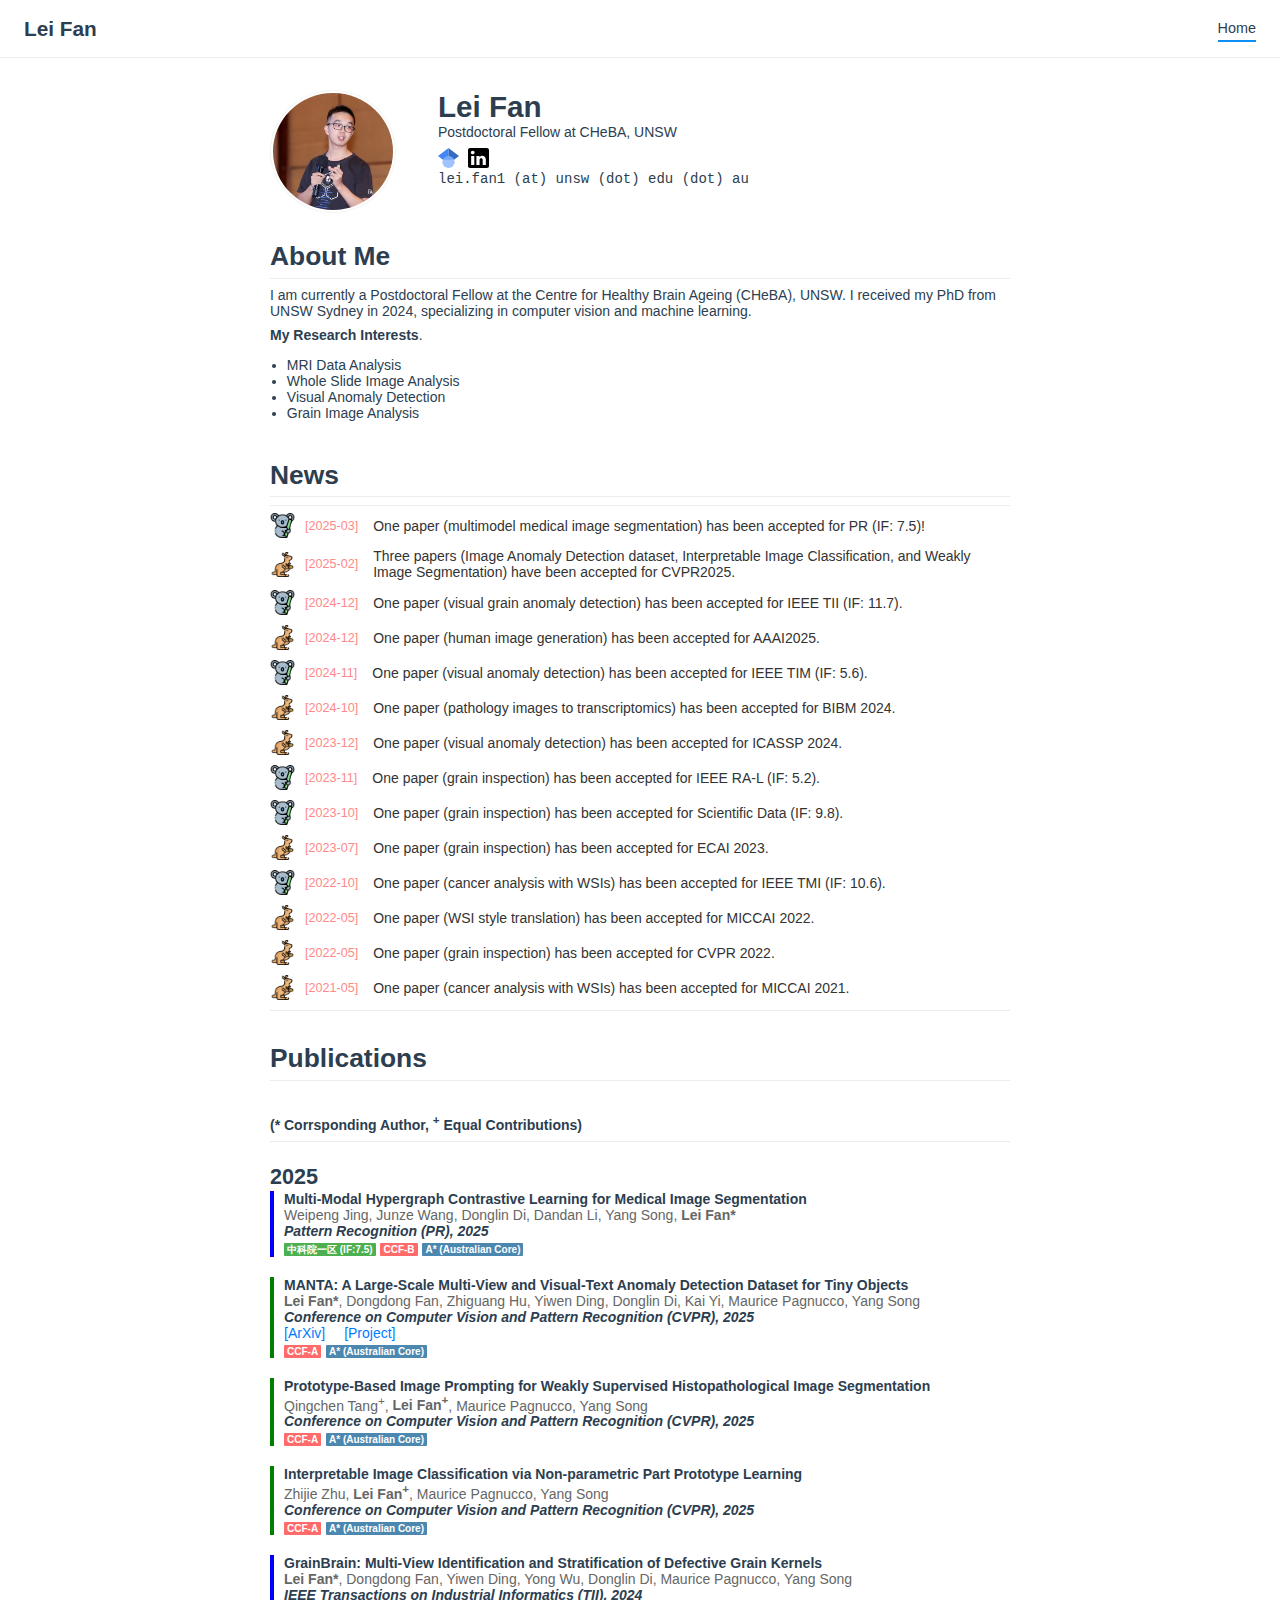
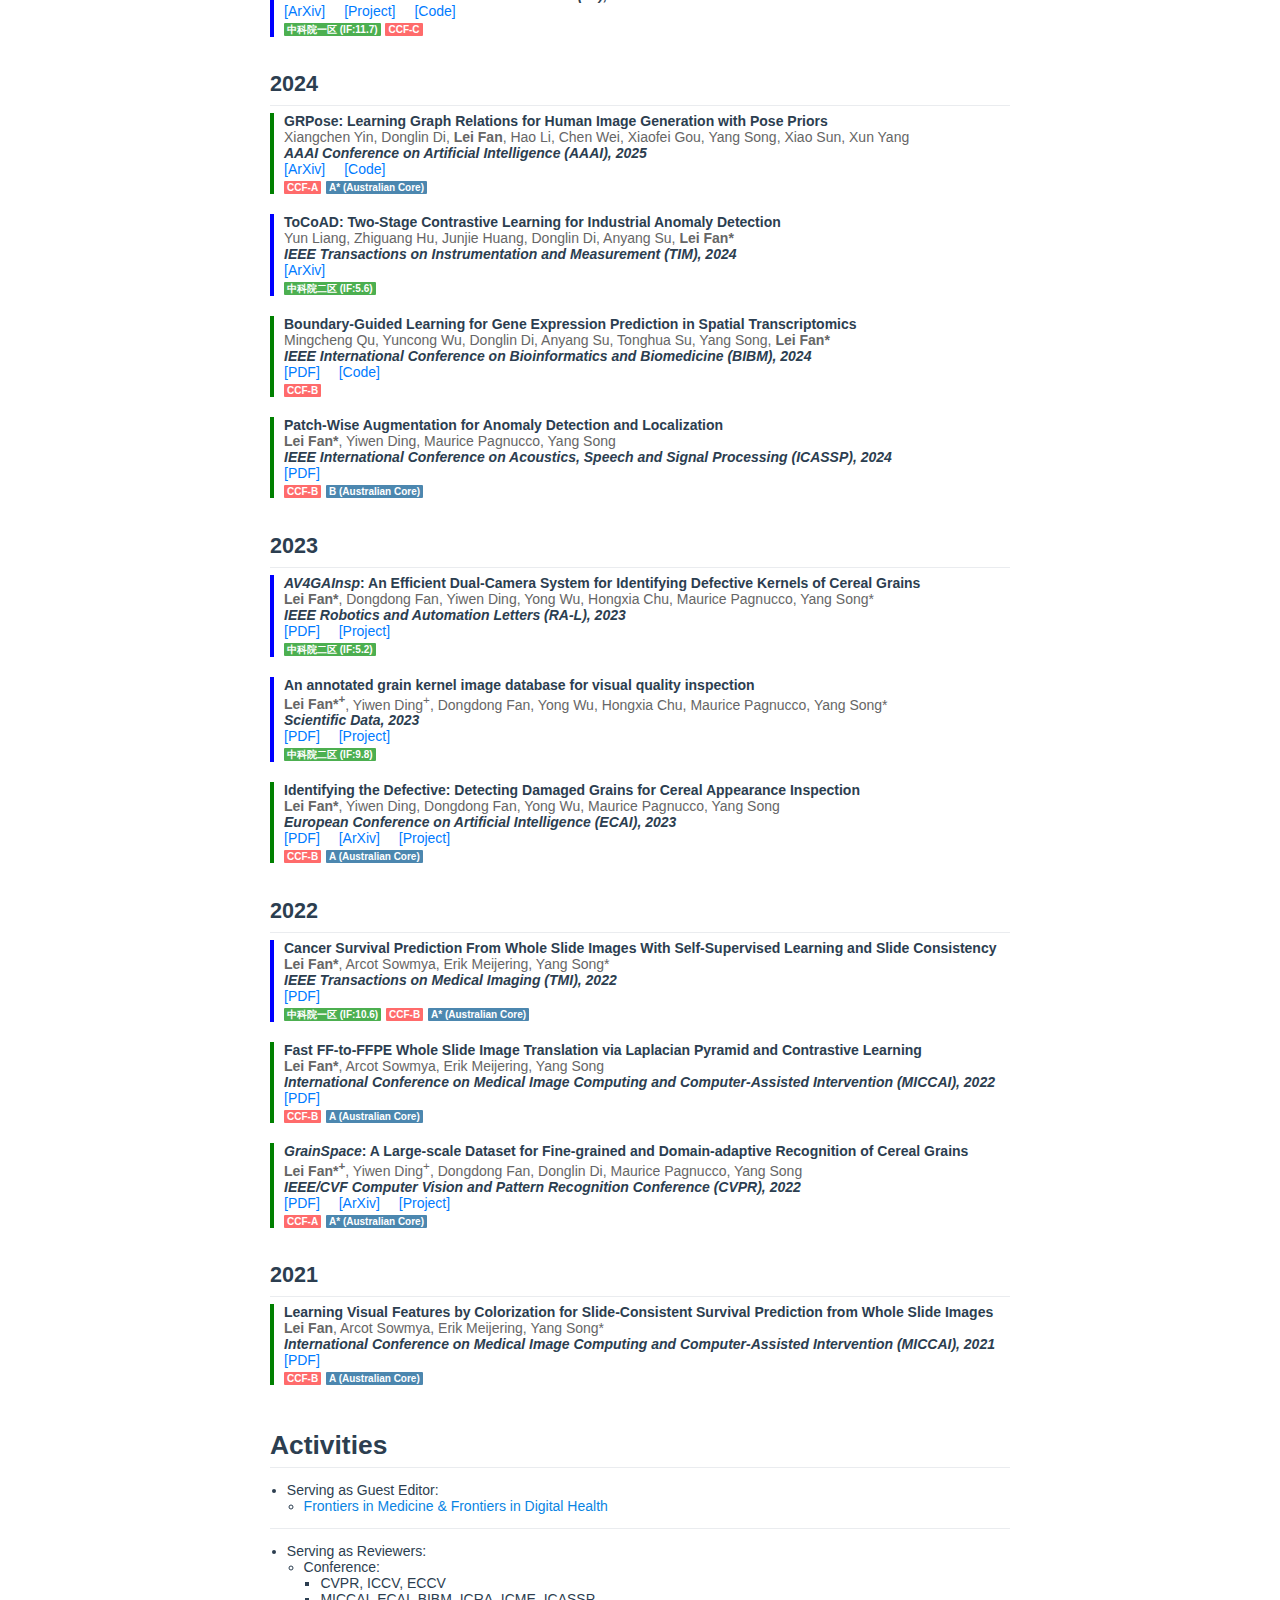
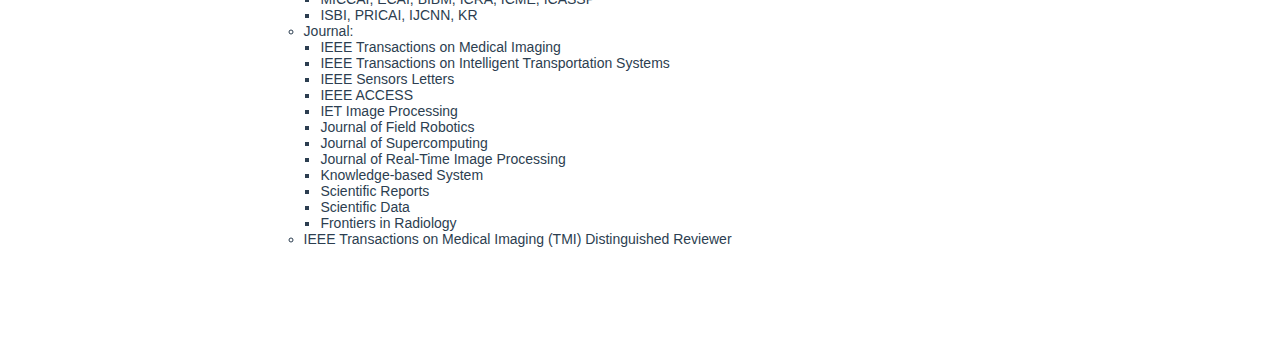
<file: index.html>
<!DOCTYPE html>
<html lang="en-US">
  <head>
    <meta charset="utf-8">
    <meta name="viewport" content="width=device-width,initial-scale=1">
    <title>Lei Fan</title>
    <meta name="description" content="Lei Fan&#39;s Homepage.">
    <link rel="icon" href="/logo.png">
    
    <link rel="preload" href="/assets/css/0.styles.9cc0a2fd.css" as="style"><link rel="preload" href="/assets/js/app.8a81ba25.js" as="script"><link rel="preload" href="/assets/js/2.4d679d1c.js" as="script"><link rel="preload" href="/assets/js/8.9d377db0.js" as="script"><link rel="preload" href="/assets/js/4.26add1de.js" as="script"><link rel="prefetch" href="/assets/js/10.fd11cee2.js"><link rel="prefetch" href="/assets/js/11.f2695c49.js"><link rel="prefetch" href="/assets/js/12.91423922.js"><link rel="prefetch" href="/assets/js/13.d659fcdd.js"><link rel="prefetch" href="/assets/js/14.0279d085.js"><link rel="prefetch" href="/assets/js/15.a5bb39b5.js"><link rel="prefetch" href="/assets/js/16.fb232f6a.js"><link rel="prefetch" href="/assets/js/17.29da4c15.js"><link rel="prefetch" href="/assets/js/3.35a9ef11.js"><link rel="prefetch" href="/assets/js/5.f107f563.js"><link rel="prefetch" href="/assets/js/6.8e0e674a.js"><link rel="prefetch" href="/assets/js/7.30e0ffa9.js"><link rel="prefetch" href="/assets/js/9.6f95b171.js">
    <link rel="stylesheet" href="/assets/css/0.styles.9cc0a2fd.css">
  </head>
  <body>
    <div id="app" data-server-rendered="true"><div class="theme-container no-sidebar home-page"><header class="navbar"><div class="sidebar-button"><svg xmlns="http://www.w3.org/2000/svg" aria-hidden="true" role="img" viewBox="0 0 448 512" class="icon"><path fill="currentColor" d="M436 124H12c-6.627 0-12-5.373-12-12V80c0-6.627 5.373-12 12-12h424c6.627 0 12 5.373 12 12v32c0 6.627-5.373 12-12 12zm0 160H12c-6.627 0-12-5.373-12-12v-32c0-6.627 5.373-12 12-12h424c6.627 0 12 5.373 12 12v32c0 6.627-5.373 12-12 12zm0 160H12c-6.627 0-12-5.373-12-12v-32c0-6.627 5.373-12 12-12h424c6.627 0 12 5.373 12 12v32c0 6.627-5.373 12-12 12z"></path></svg></div> <a href="/" class="home-link router-link-exact-active router-link-active"><!----> <span class="site-name">Lei Fan</span></a> <div class="links"><!----> <nav class="nav-links can-hide"><div class="nav-item"><a href="/" class="nav-link router-link-exact-active router-link-active">Home</a></div> <!----></nav></div></header> <div class="sidebar-mask"></div> <aside class="sidebar"><nav class="nav-links"><div class="nav-item"><a href="/" class="nav-link router-link-exact-active router-link-active">Home</a></div> <!----></nav>  <!----> </aside> <main class="page"> <div class="theme-default-content content__default"><div class="profile"><div class="image"><img src="/profile.jpg" alt></div> <div class="info"><div class="name">
      Lei Fan
    </div> <div class="bio"><p>Postdoctoral Fellow at CHeBA, UNSW</p></div> <div class="socials"><div><a href="https://scholar.google.com/citations?user=GgQ-q0oAAAAJ&amp;hl=zh-CN" target="_blank"><img src="/icons/Google_Scholar_logo.svg" alt="google" title="google"></a></div><div><a href="https://www.linkedin.com/in/lei-fan-227306246/" target="_blank"><img src="/icons/linkedin-mono.svg" alt="linkedin" title="linkedin"></a></div></div> <div class="contact"><div title="Contact me" class="email">lei.fan1 (at) unsw (dot) edu (dot) au</div></div> <!----></div></div> <h2 id="about-me">About Me</h2> <p>I am currently a Postdoctoral Fellow at the Centre for Healthy Brain Ageing (CHeBA), UNSW. I received my PhD from UNSW Sydney in 2024, specializing in computer vision and machine learning.</p> <p><strong>My Research Interests</strong>.</p> <ul><li>MRI Data Analysis</li> <li>Whole Slide Image Analysis</li> <li>Visual Anomaly Detection</li> <li>Grain Image Analysis</li></ul> <h2 id="news">News</h2> <hr> <div class="news-item"><img src="/icons/koala.png" alt="Kangaroo" class="icon"> <div class="news-date">[2025-03]</div> <div class="news-content">
    One paper (multimodel medical image segmentation) has been accepted for PR (IF: 7.5)!
  </div></div> <div class="news-item"><img src="/icons/kangaroo.png" alt="Kangaroo" class="icon"> <div class="news-date">[2025-02]</div> <div class="news-content">
    Three papers (Image Anomaly Detection dataset, Interpretable Image Classification, and Weakly Image Segmentation) have been accepted for CVPR2025.
  </div></div> <div class="news-item"><img src="/icons/koala.png" alt="Kangaroo" class="icon"> <div class="news-date">[2024-12]</div> <div class="news-content">
    One paper (visual grain anomaly detection) has been accepted for IEEE TII (IF: 11.7). <br></div></div> <div class="news-item"><img src="/icons/kangaroo.png" alt="Kangaroo" class="icon"> <div class="news-date">[2024-12]</div> <div class="news-content">
    One paper (human image generation) has been accepted for AAAI2025. 
  </div></div> <div class="news-item"><img src="/icons/koala.png" alt="Kangaroo" class="icon"> <div class="news-date">[2024-11]</div> <div class="news-content">
    One paper (visual anomaly detection) has been accepted for IEEE TIM (IF: 5.6).
  </div></div> <div class="news-item"><img src="/icons/kangaroo.png" alt="Kangaroo" class="icon"> <div class="news-date">[2024-10]</div> <div class="news-content">
    One paper (pathology images to transcriptomics) has been accepted for BIBM 2024.
  </div></div> <div class="news-item"><img src="/icons/kangaroo.png" alt="Kangaroo" class="icon"> <div class="news-date">[2023-12]</div> <div class="news-content">
    One paper (visual anomaly detection) has been accepted for ICASSP 2024.
  </div></div> <div class="news-item"><img src="/icons/koala.png" alt="Kangaroo" class="icon"> <div class="news-date">[2023-11]</div> <div class="news-content">
    One paper (grain inspection) has been accepted for IEEE RA-L (IF: 5.2).
  </div></div> <div class="news-item"><img src="/icons/koala.png" alt="Kangaroo" class="icon"> <div class="news-date">[2023-10]</div> <div class="news-content">
    One paper (grain inspection) has been accepted for Scientific Data (IF: 9.8).
  </div></div> <div class="news-item"><img src="/icons/kangaroo.png" alt="Kangaroo" class="icon"> <div class="news-date">[2023-07]</div> <div class="news-content">
    One paper (grain inspection) has been accepted for ECAI 2023.
  </div></div> <div class="news-item"><img src="/icons/koala.png" alt="Kangaroo" class="icon"> <div class="news-date">[2022-10]</div> <div class="news-content">
    One paper (cancer analysis with WSIs) has been accepted for IEEE TMI (IF: 10.6).
  </div></div> <div class="news-item"><img src="/icons/kangaroo.png" alt="Kangaroo" class="icon"> <div class="news-date">[2022-05]</div> <div class="news-content">
    One paper (WSI style translation) has been accepted for MICCAI 2022.
  </div></div> <div class="news-item"><img src="/icons/kangaroo.png" alt="Kangaroo" class="icon"> <div class="news-date">[2022-05]</div> <div class="news-content">
    One paper (grain inspection) has been accepted for CVPR 2022.
  </div></div> <div class="news-item"><img src="/icons/kangaroo.png" alt="Kangaroo" class="icon"> <div class="news-date">[2021-05]</div> <div class="news-content">
    One paper (cancer analysis with WSIs) has been accepted for MICCAI 2021.
  </div></div> <hr> <h2 id="publications">Publications</h2> <h4 id="corrsponding-author-equal-contributions">(* Corrsponding Author, <sup>+</sup> Equal Contributions)</h4> <hr> <h3 id="_2025">2025</h3> <div class="journal-item"><div class="publication-title">Multi-Modal Hypergraph Contrastive Learning for Medical Image Segmentation</div> <div class="publication-authors"> Weipeng Jing, Junze Wang, Donglin Di, Dandan Li, Yang Song, <strong>Lei Fan*</strong></div> <div class="publication-journal">Pattern Recognition (PR), 2025</div> <div class="publication-links"><div class="publication-category"><span class="cas_rank">中科院一区 (IF:7.5)</span> <span class="ccf">CCF-B</span> <span class="aus_rank">A* (Australian Core)</span></div></div></div> <div class="conference-item"><div class="publication-title">MANTA: A Large-Scale Multi-View and Visual-Text Anomaly Detection Dataset for Tiny Objects</div> <div class="publication-authors"><strong>Lei Fan*</strong>, Dongdong Fan, Zhiguang Hu, Yiwen Ding, Donglin Di, Kai Yi, Maurice Pagnucco, Yang Song </div> <div class="publication-journal">Conference on Computer Vision and Pattern Recognition (CVPR), 2025</div> <div class="publication-links"><a href="https://arxiv.org/abs/2412.04867" target="_blank">[ArXiv]</a> <a href="https://grainnet.github.io/MANTA.html" target="_blank">[Project]</a></div> <div class="publication-category"><span class="ccf">CCF-A</span> <span class="aus_rank">A* (Australian Core)</span></div></div> <div class="conference-item"><div class="publication-title">Prototype-Based Image Prompting for Weakly Supervised Histopathological Image Segmentation</div> <div class="publication-authors">Qingchen Tang<sup>+</sup>, <strong>Lei Fan<sup>+</sup></strong>, Maurice Pagnucco, Yang Song </div> <div class="publication-journal">Conference on Computer Vision and Pattern Recognition (CVPR), 2025</div> <div class="publication-links"></div> <div class="publication-category"><span class="ccf">CCF-A</span> <span class="aus_rank">A* (Australian Core)</span></div></div> <div class="conference-item"><div class="publication-title">Interpretable Image Classification via Non-parametric Part Prototype Learning</div> <div class="publication-authors">Zhijie Zhu, <strong>Lei Fan<sup>+</sup></strong>, Maurice Pagnucco, Yang Song </div> <div class="publication-journal">Conference on Computer Vision and Pattern Recognition (CVPR), 2025</div> <div class="publication-links"></div> <div class="publication-category"><span class="ccf">CCF-A</span> <span class="aus_rank">A* (Australian Core)</span></div></div> <div class="journal-item"><div class="publication-title">GrainBrain: Multi-View Identification and Stratification of Defective Grain Kernels</div> <div class="publication-authors"><strong>Lei Fan*</strong>, Dongdong Fan, Yiwen Ding, Yong Wu, Donglin Di, Maurice Pagnucco, Yang Song  </div> <div class="publication-journal">IEEE Transactions on Industrial Informatics (TII), 2024</div> <div class="publication-links"><a href="" target="_blank">[ArXiv]</a> <a href="https://grainnet.github.io/GrainBrain.html" target="_blank">[Project]</a> <a href="https://github.com/GrainNet/GrainBrain" target="_blank">[Code]</a></div> <div class="publication-category"><span class="cas_rank">中科院一区 (IF:11.7)</span> <span class="ccf">CCF-C</span></div></div> <h3 id="_2024">2024</h3> <hr> <div class="conference-item"><div class="publication-title">GRPose: Learning Graph Relations for Human Image Generation with Pose Priors</div> <div class="publication-authors">Xiangchen Yin, Donglin Di, <strong>Lei Fan</strong>, Hao Li, Chen Wei, Xiaofei Gou, Yang Song, Xiao Sun, Xun Yang </div> <div class="publication-journal">AAAI Conference on Artificial Intelligence (AAAI), 2025</div> <div class="publication-links"><a href="https://arxiv.org/abs/2408.16540" target="_blank">[ArXiv]</a> <a href="https://github.com/XiangchenYin/GRPose" target="_blank">[Code]</a></div> <div class="publication-category"><span class="ccf">CCF-A</span> <span class="aus_rank">A* (Australian Core)</span></div></div> <div class="journal-item"><div class="publication-title">ToCoAD: Two-Stage Contrastive Learning for Industrial Anomaly Detection</div> <div class="publication-authors">Yun Liang, Zhiguang Hu, Junjie Huang, Donglin Di, Anyang Su, <strong>Lei Fan*</strong></div> <div class="publication-journal">IEEE Transactions on Instrumentation and Measurement (TIM), 2024</div> <div class="publication-links"><a href="https://arxiv.org/abs/2407.01312" target="_blank">[ArXiv]</a></div> <div class="publication-category"><span class="cas_rank">中科院二区 (IF:5.6)</span></div></div> <div class="conference-item"><div class="publication-title">Boundary-Guided Learning for Gene Expression Prediction in Spatial Transcriptomics</div> <div class="publication-authors">Mingcheng Qu, Yuncong Wu, Donglin Di, Anyang Su, Tonghua Su, Yang Song, <strong>Lei Fan*</strong></div> <div class="publication-journal"> IEEE International Conference on Bioinformatics and Biomedicine (BIBM), 2024</div> <div class="publication-links"><a href="https://arxiv.org/abs/2412.04072" target="_blank">[PDF]</a> <a href="https://github.com/WcloudC0416/BG-TRIPLEX" target="_blank">[Code]</a></div> <div class="publication-category"><span class="ccf">CCF-B</span></div></div> <div class="conference-item"><div class="publication-title">Patch-Wise Augmentation for Anomaly Detection and Localization</div> <div class="publication-authors"><strong>Lei Fan*</strong>, Yiwen Ding, Maurice Pagnucco, Yang Song </div> <div class="publication-journal">IEEE International Conference on Acoustics, Speech and Signal Processing (ICASSP), 2024</div> <div class="publication-links"><a href="https://ieeexplore.ieee.org/abstract/document/10446994" target="_blank">[PDF]</a></div> <div class="publication-category"><span class="ccf">CCF-B</span> <span class="aus_rank">B (Australian Core)</span></div></div> <h3 id="_2023">2023</h3> <hr> <div class="journal-item"><div class="publication-title"><i>AV4GAInsp</i>: An Efficient Dual-Camera System for Identifying Defective Kernels of Cereal Grains</div> <div class="publication-authors"><strong>Lei Fan*</strong>, Dongdong Fan, Yiwen Ding, Yong Wu, Hongxia Chu, Maurice Pagnucco, Yang Song* </div> <div class="publication-journal">IEEE Robotics and Automation Letters (RA-L), 2023</div> <div class="publication-links"><a href="https://ieeexplore.ieee.org/abstract/document/10336896" target="_blank">[PDF]</a> <a href="https://github.com/hellodfan/GrainDet/" target="_blank">[Project]</a></div> <div class="publication-category"><span class="cas_rank">中科院二区 (IF:5.2)</span></div></div> <div class="journal-item"><div class="publication-title">An annotated grain kernel image database for visual quality inspection</div> <div class="publication-authors"><strong>Lei Fan*<sup>+</sup></strong>, Yiwen Ding<sup>+</sup>, Dongdong Fan, Yong Wu, Hongxia Chu, Maurice Pagnucco, Yang Song* </div> <div class="publication-journal">Scientific Data, 2023</div> <div class="publication-links"><a href="https://www.nature.com/articles/s41597-023-02660-8" target="_blank">[PDF]</a> <a href="https://github.com/hellodfan/GrainSet" target="_blank">[Project]</a></div> <div class="publication-category"><span class="cas_rank">中科院二区 (IF:9.8)</span></div></div> <div class="conference-item"><div class="publication-title">Identifying the Defective: Detecting Damaged Grains for Cereal Appearance Inspection</div> <div class="publication-authors"><strong>Lei Fan*</strong>, Yiwen Ding, Dongdong Fan, Yong Wu, Maurice Pagnucco, Yang Song </div> <div class="publication-journal">European Conference on Artificial Intelligence (ECAI), 2023</div> <div class="publication-links"><a href="https://ebooks.iospress.nl/doi/10.3233/FAIA230329" target="_blank">[PDF]</a> <a href="https://arxiv.org/abs/2311.11901" target="_blank">[ArXiv]</a> <a href="https://github.com/hellodfan/AI4GrainInsp" target="_blank">[Project]</a></div> <div class="publication-category"><span class="ccf">CCF-B</span> <span class="aus_rank">A (Australian Core)</span></div></div> <h3 id="_2022">2022</h3> <hr> <div class="journal-item"><div class="publication-title">Cancer Survival Prediction From Whole Slide Images With Self-Supervised Learning and Slide Consistency</div> <div class="publication-authors"><strong>Lei Fan*</strong>, Arcot Sowmya, Erik Meijering, Yang Song* </div> <div class="publication-journal">IEEE Transactions on Medical Imaging (TMI), 2022</div> <div class="publication-links"><a href="https://ieeexplore.ieee.org/abstract/document/9980424" target="_blank">[PDF]</a></div> <div class="publication-category"><span class="cas_rank">中科院一区 (IF:10.6)</span> <span class="ccf">CCF-B</span> <span class="aus_rank">A* (Australian Core)</span></div></div> <div class="conference-item"><div class="publication-title">Fast FF-to-FFPE Whole Slide Image Translation via Laplacian Pyramid and Contrastive Learning</div> <div class="publication-authors"><strong>Lei Fan*</strong>, Arcot Sowmya, Erik Meijering, Yang Song </div> <div class="publication-journal">International Conference on Medical Image Computing and Computer-Assisted Intervention (MICCAI), 2022</div> <div class="publication-links"><a href="https://link.springer.com/chapter/10.1007/978-3-031-16434-7_40" target="_blank">[PDF]</a></div> <div class="publication-category"><span class="ccf">CCF-B</span> <span class="aus_rank">A (Australian Core)</span></div></div> <div class="conference-item"><div class="publication-title"><i>GrainSpace</i>: A Large-scale Dataset for Fine-grained and Domain-adaptive Recognition of Cereal Grains</div> <div class="publication-authors"><strong>Lei Fan*<sup>+</sup></strong>, Yiwen Ding<sup>+</sup>, Dongdong Fan, Donglin Di, Maurice Pagnucco, Yang Song </div> <div class="publication-journal">IEEE/CVF Computer Vision and Pattern Recognition Conference (CVPR), 2022</div> <div class="publication-links"><a href="https://openaccess.thecvf.com/content/CVPR2022/papers/Fan_GrainSpace_A_Large-Scale_Dataset_for_Fine-Grained_and_Domain-Adaptive_Recognition_of_CVPR_2022_paper.pdf" target="_blank">[PDF]</a> <a href="https://arxiv.org/abs/2203.05306" target="_blank">[ArXiv]</a> <a href="https://github.com/hellodfan/GrainSpace" target="_blank">[Project]</a></div> <div class="publication-category"><span class="ccf">CCF-A</span> <span class="aus_rank">A* (Australian Core)</span></div></div> <h3 id="_2021">2021</h3> <hr> <div class="conference-item"><div class="publication-title">Learning Visual Features by Colorization for Slide-Consistent Survival Prediction from Whole Slide Images</div> <div class="publication-authors"><strong>Lei Fan</strong>, Arcot Sowmya, Erik Meijering, Yang Song* </div> <div class="publication-journal">International Conference on Medical Image Computing and Computer-Assisted Intervention (MICCAI), 2021</div> <div class="publication-links"><a href="https://link.springer.com/chapter/10.1007/978-3-030-87237-3_57" target="_blank">[PDF]</a></div> <div class="publication-category"><span class="ccf">CCF-B</span> <span class="aus_rank">A (Australian Core)</span></div></div> <h2 id="activities">Activities</h2> <ul><li>Serving as Guest Editor:
<ul><li><a href="https://www.frontiersin.org/research-topics/65822/high-order-correlation-mining-in-medical-applications" target="_blank" rel="noopener noreferrer">Frontiers in Medicine &amp; Frontiers in Digital Health<svg xmlns="http://www.w3.org/2000/svg" aria-hidden="true" x="0px" y="0px" viewBox="0 0 100 100" width="15" height="15" class="icon outbound"><path fill="currentColor" d="M18.8,85.1h56l0,0c2.2,0,4-1.8,4-4v-32h-8v28h-48v-48h28v-8h-32l0,0c-2.2,0-4,1.8-4,4v56C14.8,83.3,16.6,85.1,18.8,85.1z"></path> <polygon fill="currentColor" points="45.7,48.7 51.3,54.3 77.2,28.5 77.2,37.2 85.2,37.2 85.2,14.9 62.8,14.9 62.8,22.9 71.5,22.9"></polygon></svg></a></li></ul></li></ul> <hr> <ul><li>Serving as Reviewers:
<ul><li>Conference:
<ul><li>CVPR, ICCV, ECCV</li> <li>MICCAI, ECAI, BIBM, ICRA, ICME, ICASSP</li> <li>ISBI, PRICAI, IJCNN, KR</li></ul></li> <li>Journal:
<ul><li>IEEE Transactions on Medical Imaging</li> <li>IEEE Transactions on Intelligent Transportation Systems</li> <li>IEEE Sensors Letters</li> <li>IEEE ACCESS</li> <li>IET Image Processing</li> <li>Journal of Field Robotics</li> <li>Journal of Supercomputing</li> <li>Journal of Real-Time Image Processing</li> <li>Knowledge-based System</li> <li>Scientific Reports</li> <li>Scientific Data</li> <li>Frontiers in Radiology</li></ul></li> <li>IEEE Transactions on Medical Imaging (TMI) Distinguished Reviewer</li></ul></li></ul></div> <footer class="page-edit"><!----> <!----></footer> <!----> </main></div><div class="global-ui"></div></div>
    <script src="/assets/js/app.8a81ba25.js" defer></script><script src="/assets/js/2.4d679d1c.js" defer></script><script src="/assets/js/8.9d377db0.js" defer></script><script src="/assets/js/4.26add1de.js" defer></script>
  </body>
</html>
</file>
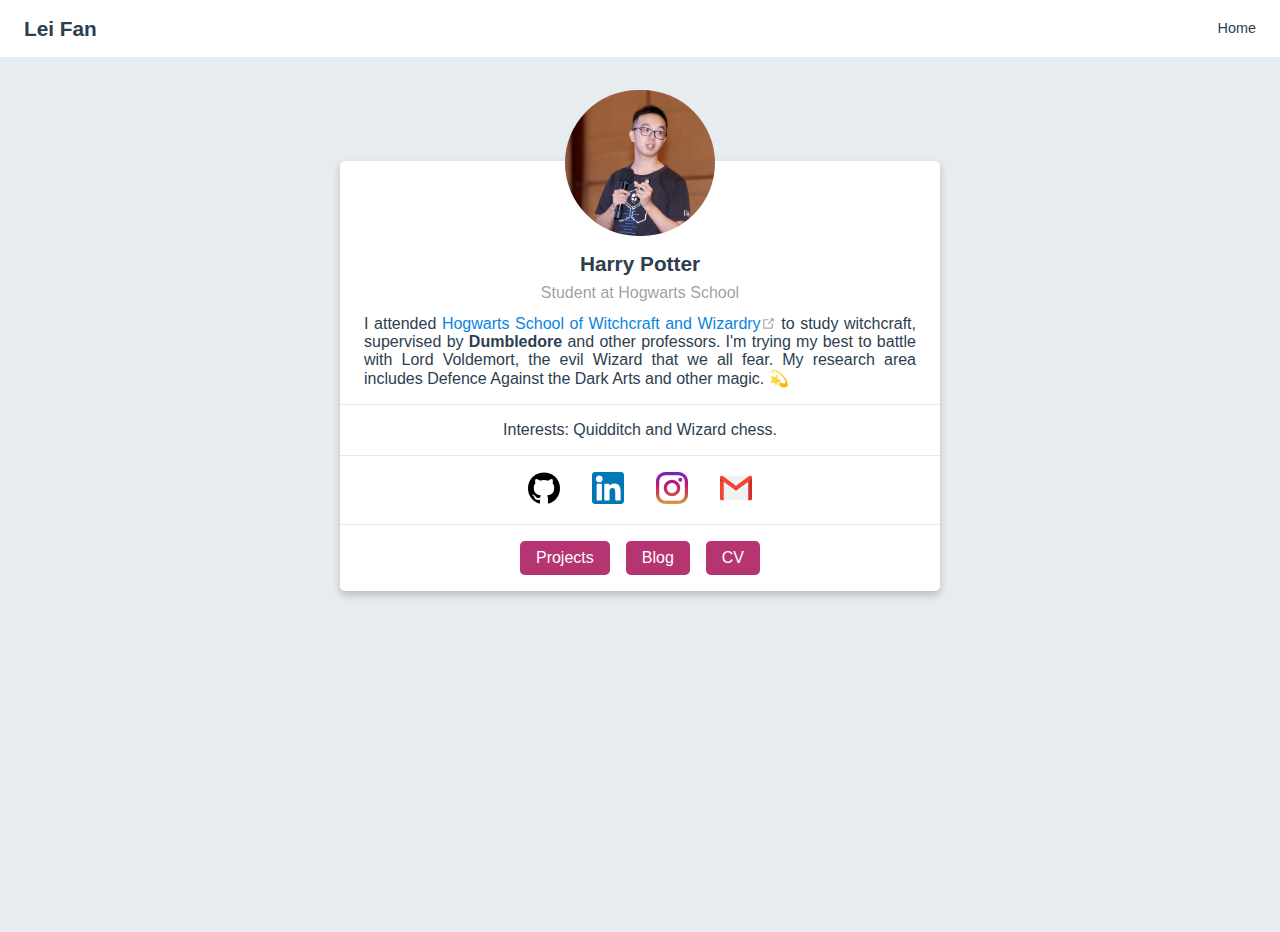
<file: about/index.html>
<!DOCTYPE html>
<html lang="en-US">
  <head>
    <meta charset="utf-8">
    <meta name="viewport" content="width=device-width,initial-scale=1">
    <title>Lei Fan</title>
    <meta name="generator" content="VuePress 1.9.9">
    <link rel="icon" href="/logo.png">
    <meta name="description" content="The biography and information about me.">
    
    <link rel="preload" href="/assets/css/0.styles.70877598.css" as="style"><link rel="preload" href="/assets/js/app.b57679cc.js" as="script"><link rel="preload" href="/assets/js/2.76638dae.js" as="script"><link rel="preload" href="/assets/js/11.e1991aee.js" as="script"><link rel="preload" href="/assets/js/3.177bef90.js" as="script"><link rel="prefetch" href="/assets/js/10.7b00c8d1.js"><link rel="prefetch" href="/assets/js/12.24aed425.js"><link rel="prefetch" href="/assets/js/13.ca891024.js"><link rel="prefetch" href="/assets/js/14.86103cc3.js"><link rel="prefetch" href="/assets/js/15.fb0ad747.js"><link rel="prefetch" href="/assets/js/16.9ab207d1.js"><link rel="prefetch" href="/assets/js/17.95208ba9.js"><link rel="prefetch" href="/assets/js/18.a6e4bf4c.js"><link rel="prefetch" href="/assets/js/4.70745e81.js"><link rel="prefetch" href="/assets/js/5.76ad3122.js"><link rel="prefetch" href="/assets/js/6.293558a1.js"><link rel="prefetch" href="/assets/js/7.727477b2.js"><link rel="prefetch" href="/assets/js/8.47098360.js"><link rel="prefetch" href="/assets/js/9.65eafd80.js">
    <link rel="stylesheet" href="/assets/css/0.styles.70877598.css">
  </head>
  <body>
    <div id="app" data-server-rendered="true"><div class="theme-container no-sidebar about-page"><header class="navbar"><div class="sidebar-button"><svg xmlns="http://www.w3.org/2000/svg" aria-hidden="true" role="img" viewBox="0 0 448 512" class="icon"><path fill="currentColor" d="M436 124H12c-6.627 0-12-5.373-12-12V80c0-6.627 5.373-12 12-12h424c6.627 0 12 5.373 12 12v32c0 6.627-5.373 12-12 12zm0 160H12c-6.627 0-12-5.373-12-12v-32c0-6.627 5.373-12 12-12h424c6.627 0 12 5.373 12 12v32c0 6.627-5.373 12-12 12zm0 160H12c-6.627 0-12-5.373-12-12v-32c0-6.627 5.373-12 12-12h424c6.627 0 12 5.373 12 12v32c0 6.627-5.373 12-12 12z"></path></svg></div> <a href="/" class="home-link router-link-active"><!----> <span class="site-name">Lei Fan</span></a> <div class="links"><!----> <nav class="nav-links can-hide"><div class="nav-item"><a href="/" class="nav-link">
  Home
</a></div> <!----></nav></div></header> <div class="sidebar-mask"></div> <aside class="sidebar"><nav class="nav-links"><div class="nav-item"><a href="/" class="nav-link">
  Home
</a></div> <!----></nav>  <!----> </aside> <main class="page"> <div class="theme-default-content content__default"><div class="about-card"><div class="avatar"><img src="/profile.jpg" alt></div> <div class="card"><div class="bio"><div class="head"><span>
          Harry Potter
        </span></div> <div class="info"><span>
          Student at Hogwarts School
        </span></div> <div class="description"><p>I attended <a href="https://en.wikipedia.org/wiki/Hogwarts" target="_blank" rel="noopener noreferrer">Hogwarts School of Witchcraft and Wizardry<span><svg xmlns="http://www.w3.org/2000/svg" aria-hidden="true" focusable="false" x="0px" y="0px" viewBox="0 0 100 100" width="15" height="15" class="icon outbound"><path fill="currentColor" d="M18.8,85.1h56l0,0c2.2,0,4-1.8,4-4v-32h-8v28h-48v-48h28v-8h-32l0,0c-2.2,0-4,1.8-4,4v56C14.8,83.3,16.6,85.1,18.8,85.1z"></path> <polygon fill="currentColor" points="45.7,48.7 51.3,54.3 77.2,28.5 77.2,37.2 85.2,37.2 85.2,14.9 62.8,14.9 62.8,22.9 71.5,22.9"></polygon></svg> <span class="sr-only">(opens new window)</span></span></a> to study witchcraft, supervised by <strong>Dumbledore</strong> and other professors. I'm trying my best to battle with Lord Voldemort, the evil Wizard that we all fear. My research area includes Defence Against the Dark Arts and other magic. 💫</p></div></div> <div class="interests"><span>
        Interests: Quidditch and Wizard chess.
      </span></div> <div class="socials"><div><a href="https://github.com/mtobeiyf" target="_blank"><img src="/icons/github.svg" alt="github" title="github"></a></div><div><a href="https://www.linkedin.com" target="_blank"><img src="/icons/linkedin.svg" alt="linkedin" title="linkedin"></a></div><div><a href="https://www.instagram.com" target="_blank"><img src="/icons/instagram.svg" alt="instagram" title="instagram"></a></div><div><a href="mailto:harry[at]gmail.com" target="_blank"><img src="/icons/email.svg" alt="email" title="email"></a></div></div> <div class="actions"><div><a href="/projects/" target="" class="button">
          Projects
        </a></div><div><a href="https://github.com/mtobeiyf" target="_blank" class="button">
          Blog
        </a></div><div><a href="/article/" target="" class="button">
          CV
        </a></div></div></div></div></div> <footer class="page-edit"><!----> <!----></footer> <!----> </main></div><div class="global-ui"></div></div>
    <script src="/assets/js/app.b57679cc.js" defer></script><script src="/assets/js/2.76638dae.js" defer></script><script src="/assets/js/11.e1991aee.js" defer></script><script src="/assets/js/3.177bef90.js" defer></script>
  </body>
</html>
</file>
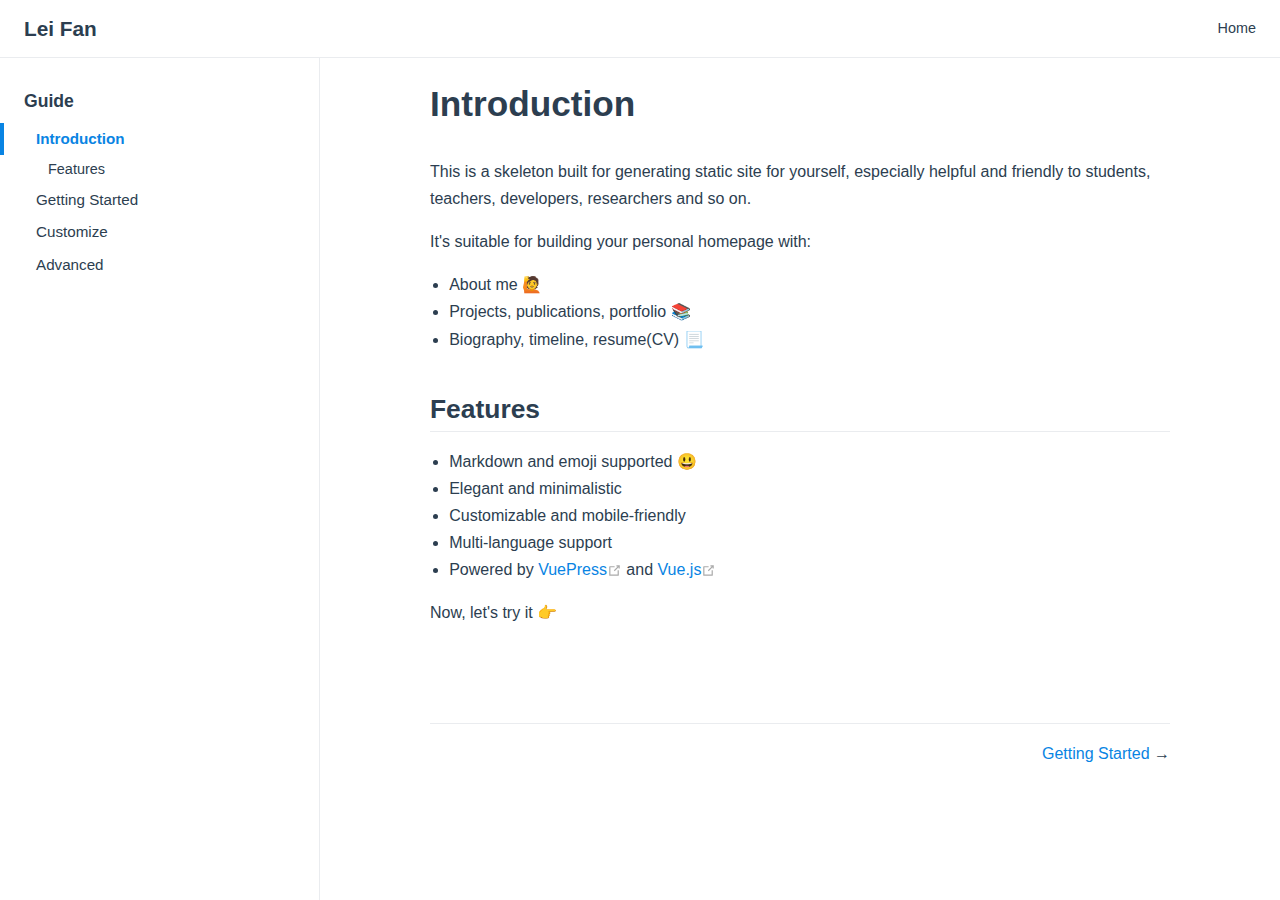
<file: guide/index.html>
<!DOCTYPE html>
<html lang="en-US">
  <head>
    <meta charset="utf-8">
    <meta name="viewport" content="width=device-width,initial-scale=1">
    <title>Introduction | Lei Fan</title>
    <meta name="generator" content="VuePress 1.9.9">
    <link rel="icon" href="/logo.png">
    <meta name="description" content="Lei Fan&#39;s Homepage.">
    
    <link rel="preload" href="/assets/css/0.styles.70877598.css" as="style"><link rel="preload" href="/assets/js/app.b57679cc.js" as="script"><link rel="preload" href="/assets/js/2.76638dae.js" as="script"><link rel="preload" href="/assets/js/15.fb0ad747.js" as="script"><link rel="prefetch" href="/assets/js/10.7b00c8d1.js"><link rel="prefetch" href="/assets/js/11.e1991aee.js"><link rel="prefetch" href="/assets/js/12.24aed425.js"><link rel="prefetch" href="/assets/js/13.ca891024.js"><link rel="prefetch" href="/assets/js/14.86103cc3.js"><link rel="prefetch" href="/assets/js/16.9ab207d1.js"><link rel="prefetch" href="/assets/js/17.95208ba9.js"><link rel="prefetch" href="/assets/js/18.a6e4bf4c.js"><link rel="prefetch" href="/assets/js/3.177bef90.js"><link rel="prefetch" href="/assets/js/4.70745e81.js"><link rel="prefetch" href="/assets/js/5.76ad3122.js"><link rel="prefetch" href="/assets/js/6.293558a1.js"><link rel="prefetch" href="/assets/js/7.727477b2.js"><link rel="prefetch" href="/assets/js/8.47098360.js"><link rel="prefetch" href="/assets/js/9.65eafd80.js">
    <link rel="stylesheet" href="/assets/css/0.styles.70877598.css">
  </head>
  <body>
    <div id="app" data-server-rendered="true"><div class="theme-container"><header class="navbar"><div class="sidebar-button"><svg xmlns="http://www.w3.org/2000/svg" aria-hidden="true" role="img" viewBox="0 0 448 512" class="icon"><path fill="currentColor" d="M436 124H12c-6.627 0-12-5.373-12-12V80c0-6.627 5.373-12 12-12h424c6.627 0 12 5.373 12 12v32c0 6.627-5.373 12-12 12zm0 160H12c-6.627 0-12-5.373-12-12v-32c0-6.627 5.373-12 12-12h424c6.627 0 12 5.373 12 12v32c0 6.627-5.373 12-12 12zm0 160H12c-6.627 0-12-5.373-12-12v-32c0-6.627 5.373-12 12-12h424c6.627 0 12 5.373 12 12v32c0 6.627-5.373 12-12 12z"></path></svg></div> <a href="/" class="home-link router-link-active"><!----> <span class="site-name">Lei Fan</span></a> <div class="links"><!----> <nav class="nav-links can-hide"><div class="nav-item"><a href="/" class="nav-link">
  Home
</a></div> <!----></nav></div></header> <div class="sidebar-mask"></div> <aside class="sidebar"><nav class="nav-links"><div class="nav-item"><a href="/" class="nav-link">
  Home
</a></div> <!----></nav>  <ul class="sidebar-links"><li><section class="sidebar-group depth-0"><p class="sidebar-heading open"><span>Guide</span> <!----></p> <ul class="sidebar-links sidebar-group-items"><li><a href="/guide/" aria-current="page" class="active sidebar-link">Introduction</a><ul class="sidebar-sub-headers"><li class="sidebar-sub-header"><a href="/guide/#features" class="sidebar-link">Features</a></li></ul></li><li><a href="/guide/getting-started.html" class="sidebar-link">Getting Started</a></li><li><a href="/guide/customize.html" class="sidebar-link">Customize</a></li><li><a href="/guide/advanced.html" class="sidebar-link">Advanced</a></li></ul></section></li></ul> </aside> <main class="page"> <div class="theme-default-content content__default"><h1 id="introduction">Introduction</h1> <p>This is a skeleton built for generating static site for yourself, especially helpful and friendly to students, teachers, developers, researchers and so on.</p> <p>It's suitable for building your personal homepage with:</p> <ul><li>About me 🙋</li> <li>Projects, publications, portfolio 📚</li> <li>Biography, timeline, resume(CV) 📃</li></ul> <h2 id="features">Features</h2> <ul><li>Markdown and emoji supported 😃</li> <li>Elegant and minimalistic</li> <li>Customizable and mobile-friendly</li> <li>Multi-language support</li> <li>Powered by <a href="https://vuepress.vuejs.org/" target="_blank" rel="noopener noreferrer">VuePress<span><svg xmlns="http://www.w3.org/2000/svg" aria-hidden="true" focusable="false" x="0px" y="0px" viewBox="0 0 100 100" width="15" height="15" class="icon outbound"><path fill="currentColor" d="M18.8,85.1h56l0,0c2.2,0,4-1.8,4-4v-32h-8v28h-48v-48h28v-8h-32l0,0c-2.2,0-4,1.8-4,4v56C14.8,83.3,16.6,85.1,18.8,85.1z"></path> <polygon fill="currentColor" points="45.7,48.7 51.3,54.3 77.2,28.5 77.2,37.2 85.2,37.2 85.2,14.9 62.8,14.9 62.8,22.9 71.5,22.9"></polygon></svg> <span class="sr-only">(opens new window)</span></span></a> and <a href="https://vuejs.org/" target="_blank" rel="noopener noreferrer">Vue.js<span><svg xmlns="http://www.w3.org/2000/svg" aria-hidden="true" focusable="false" x="0px" y="0px" viewBox="0 0 100 100" width="15" height="15" class="icon outbound"><path fill="currentColor" d="M18.8,85.1h56l0,0c2.2,0,4-1.8,4-4v-32h-8v28h-48v-48h28v-8h-32l0,0c-2.2,0-4,1.8-4,4v56C14.8,83.3,16.6,85.1,18.8,85.1z"></path> <polygon fill="currentColor" points="45.7,48.7 51.3,54.3 77.2,28.5 77.2,37.2 85.2,37.2 85.2,14.9 62.8,14.9 62.8,22.9 71.5,22.9"></polygon></svg> <span class="sr-only">(opens new window)</span></span></a></li></ul> <p>Now, let's try it 👉</p></div> <footer class="page-edit"><!----> <!----></footer> <div class="page-nav"><p class="inner"><!----> <span class="next"><a href="/guide/getting-started.html">
        Getting Started
      </a>
      →
    </span></p></div> </main></div><div class="global-ui"></div></div>
    <script src="/assets/js/app.b57679cc.js" defer></script><script src="/assets/js/2.76638dae.js" defer></script><script src="/assets/js/15.fb0ad747.js" defer></script>
  </body>
</html>
</file>
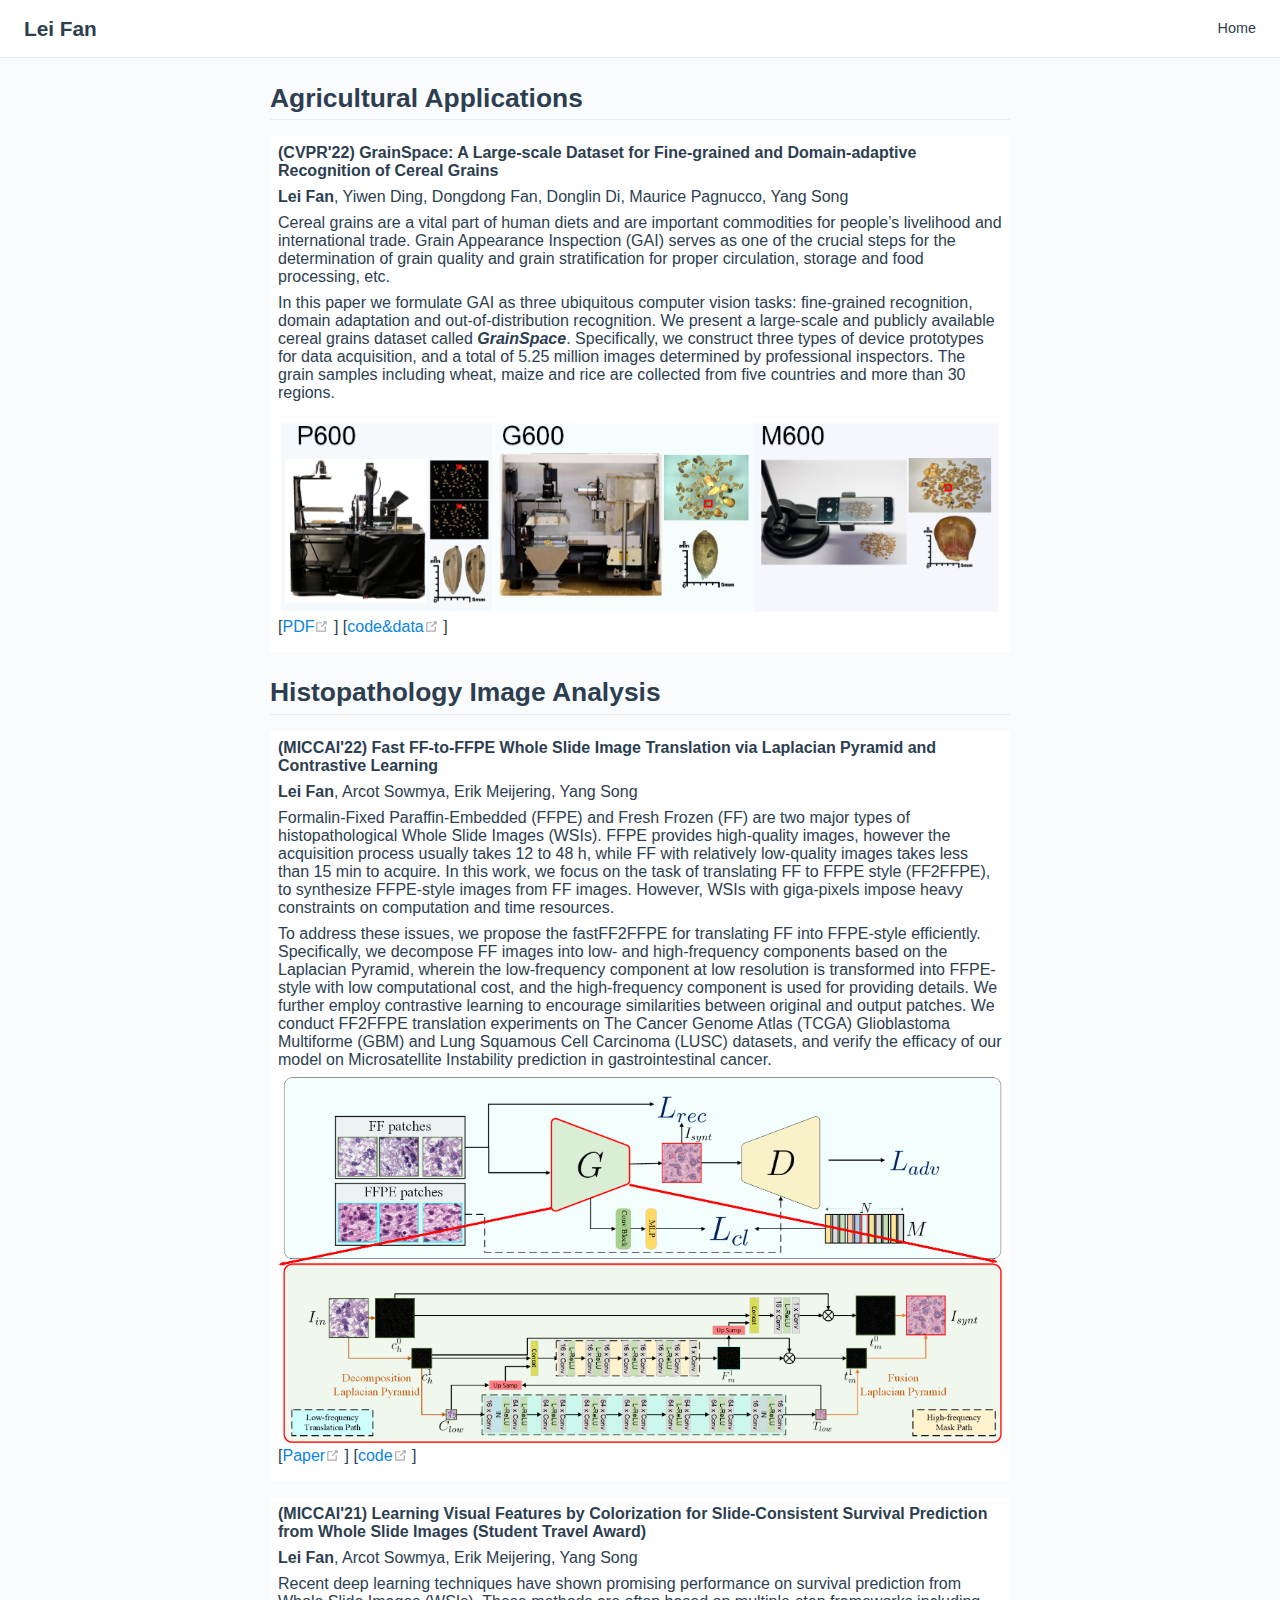
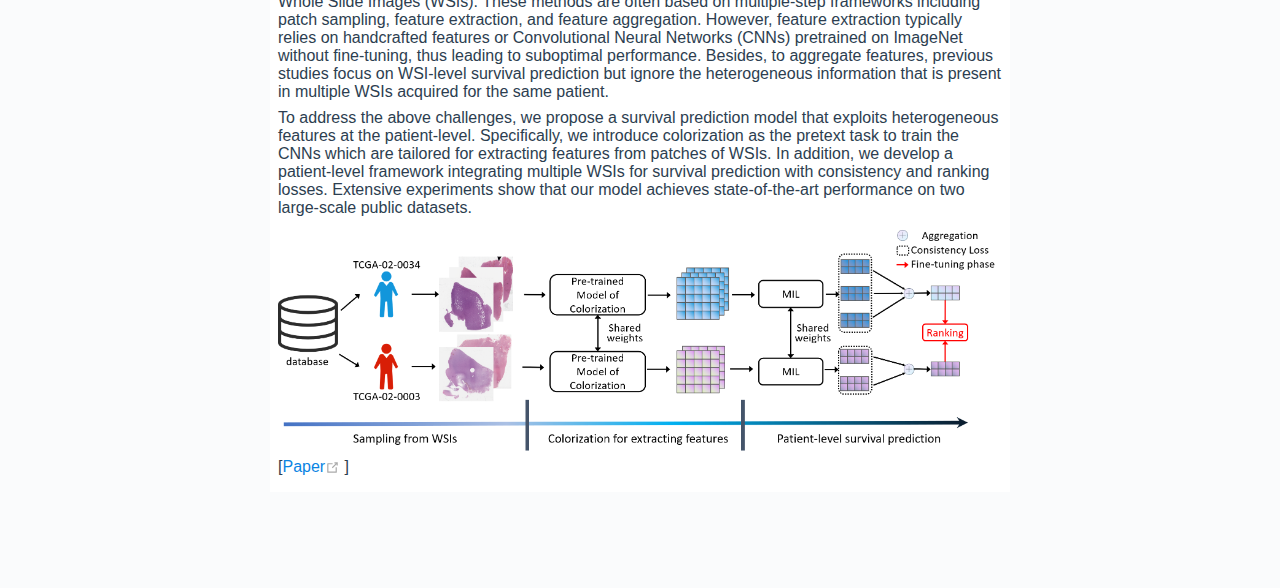
<file: research/index.html>
<!DOCTYPE html>
<html lang="en-US">
  <head>
    <meta charset="utf-8">
    <meta name="viewport" content="width=device-width,initial-scale=1">
    <title>Agricultural Applications | Lei Fan</title>
    <meta name="generator" content="VuePress 1.9.9">
    <link rel="icon" href="/logo.png">
    <meta name="description" content="Lei Fan&#39;s Homepage.">
    
    <link rel="preload" href="/assets/css/0.styles.70877598.css" as="style"><link rel="preload" href="/assets/js/app.b57679cc.js" as="script"><link rel="preload" href="/assets/js/2.76638dae.js" as="script"><link rel="preload" href="/assets/js/12.24aed425.js" as="script"><link rel="preload" href="/assets/js/5.76ad3122.js" as="script"><link rel="prefetch" href="/assets/js/10.7b00c8d1.js"><link rel="prefetch" href="/assets/js/11.e1991aee.js"><link rel="prefetch" href="/assets/js/13.ca891024.js"><link rel="prefetch" href="/assets/js/14.86103cc3.js"><link rel="prefetch" href="/assets/js/15.fb0ad747.js"><link rel="prefetch" href="/assets/js/16.9ab207d1.js"><link rel="prefetch" href="/assets/js/17.95208ba9.js"><link rel="prefetch" href="/assets/js/18.a6e4bf4c.js"><link rel="prefetch" href="/assets/js/3.177bef90.js"><link rel="prefetch" href="/assets/js/4.70745e81.js"><link rel="prefetch" href="/assets/js/6.293558a1.js"><link rel="prefetch" href="/assets/js/7.727477b2.js"><link rel="prefetch" href="/assets/js/8.47098360.js"><link rel="prefetch" href="/assets/js/9.65eafd80.js">
    <link rel="stylesheet" href="/assets/css/0.styles.70877598.css">
  </head>
  <body>
    <div id="app" data-server-rendered="true"><div class="theme-container no-sidebar projects-page"><header class="navbar"><div class="sidebar-button"><svg xmlns="http://www.w3.org/2000/svg" aria-hidden="true" role="img" viewBox="0 0 448 512" class="icon"><path fill="currentColor" d="M436 124H12c-6.627 0-12-5.373-12-12V80c0-6.627 5.373-12 12-12h424c6.627 0 12 5.373 12 12v32c0 6.627-5.373 12-12 12zm0 160H12c-6.627 0-12-5.373-12-12v-32c0-6.627 5.373-12 12-12h424c6.627 0 12 5.373 12 12v32c0 6.627-5.373 12-12 12zm0 160H12c-6.627 0-12-5.373-12-12v-32c0-6.627 5.373-12 12-12h424c6.627 0 12 5.373 12 12v32c0 6.627-5.373 12-12 12z"></path></svg></div> <a href="/" class="home-link router-link-active"><!----> <span class="site-name">Lei Fan</span></a> <div class="links"><!----> <nav class="nav-links can-hide"><div class="nav-item"><a href="/" class="nav-link">
  Home
</a></div> <!----></nav></div></header> <div class="sidebar-mask"></div> <aside class="sidebar"><nav class="nav-links"><div class="nav-item"><a href="/" class="nav-link">
  Home
</a></div> <!----></nav>  <!----> </aside> <main class="page"> <div class="theme-default-content content__default"><h2 id="agricultural-applications">Agricultural Applications</h2> <div class="md-card"><!----> <div class="card-content"><p><strong>(CVPR'22) GrainSpace: A Large-scale Dataset for Fine-grained and Domain-adaptive Recognition of Cereal Grains</strong></p> <p><strong>Lei Fan</strong>, Yiwen Ding, Dongdong Fan, Donglin Di, Maurice Pagnucco, Yang Song</p> <p>Cereal grains are a vital part of human diets and are important commodities for people’s livelihood and international trade. Grain Appearance Inspection (GAI) serves as one of the crucial steps for the determination of grain quality and grain stratification for proper circulation, storage and food processing, etc.</p> <p>In this paper we formulate GAI as three ubiquitous computer vision tasks: fine-grained recognition, domain adaptation and out-of-distribution recognition. We present a large-scale and publicly available cereal grains dataset called <em><strong>GrainSpace</strong></em>. Specifically, we construct three types of device prototypes for data acquisition, and a total of 5.25 million images determined by professional inspectors. The grain samples including wheat, maize and rice are collected from five countries and more than 30 regions.</p> <div style="text-align:center;"><img src="/projects/cvpr2022-prototypes.png"></div> <p>[<a href="https://openaccess.thecvf.com/content/CVPR2022/papers/Fan_GrainSpace_A_Large-Scale_Dataset_for_Fine-Grained_and_Domain-Adaptive_Recognition_of_CVPR_2022_paper.pdf" target="_blank" rel="noopener noreferrer">PDF<span><svg xmlns="http://www.w3.org/2000/svg" aria-hidden="true" focusable="false" x="0px" y="0px" viewBox="0 0 100 100" width="15" height="15" class="icon outbound"><path fill="currentColor" d="M18.8,85.1h56l0,0c2.2,0,4-1.8,4-4v-32h-8v28h-48v-48h28v-8h-32l0,0c-2.2,0-4,1.8-4,4v56C14.8,83.3,16.6,85.1,18.8,85.1z"></path> <polygon fill="currentColor" points="45.7,48.7 51.3,54.3 77.2,28.5 77.2,37.2 85.2,37.2 85.2,14.9 62.8,14.9 62.8,22.9 71.5,22.9"></polygon></svg> <span class="sr-only">(opens new window)</span></span></a>] [<a href="https://github.com/hellodfan/GrainSpace" target="_blank" rel="noopener noreferrer">code&amp;data<span><svg xmlns="http://www.w3.org/2000/svg" aria-hidden="true" focusable="false" x="0px" y="0px" viewBox="0 0 100 100" width="15" height="15" class="icon outbound"><path fill="currentColor" d="M18.8,85.1h56l0,0c2.2,0,4-1.8,4-4v-32h-8v28h-48v-48h28v-8h-32l0,0c-2.2,0-4,1.8-4,4v56C14.8,83.3,16.6,85.1,18.8,85.1z"></path> <polygon fill="currentColor" points="45.7,48.7 51.3,54.3 77.2,28.5 77.2,37.2 85.2,37.2 85.2,14.9 62.8,14.9 62.8,22.9 71.5,22.9"></polygon></svg> <span class="sr-only">(opens new window)</span></span></a>]</p></div></div> <h2 id="histopathology-image-analysis">Histopathology Image Analysis</h2> <div class="md-card"><!----> <div class="card-content"><p><strong>(MICCAI'22) Fast FF-to-FFPE Whole Slide Image Translation via Laplacian Pyramid and Contrastive Learning</strong></p> <p><strong>Lei Fan</strong>, Arcot Sowmya, Erik Meijering, Yang Song</p> <p>Formalin-Fixed Paraffin-Embedded (FFPE) and Fresh Frozen (FF) are two major types of histopathological Whole Slide Images (WSIs). FFPE provides high-quality images, however the acquisition process usually takes 12 to 48 h, while FF with relatively low-quality images takes less than 15 min to acquire. In this work, we focus on the task of translating FF to FFPE style (FF2FFPE), to synthesize FFPE-style images from FF images. However, WSIs with giga-pixels impose heavy constraints on computation and time resources.</p> <p>To address these issues, we propose the fastFF2FFPE for translating FF into FFPE-style efficiently. Specifically, we decompose FF images into low- and high-frequency components based on the Laplacian Pyramid, wherein the low-frequency component at low resolution is transformed into FFPE-style with low computational cost, and the high-frequency component is used for providing details. We further employ contrastive learning to encourage similarities between original and output patches. We conduct FF2FFPE translation experiments on The Cancer Genome Atlas (TCGA) Glioblastoma Multiforme (GBM) and Lung Squamous Cell Carcinoma (LUSC) datasets, and verify the efficacy of our model on Microsatellite Instability prediction in gastrointestinal cancer.</p> <div style="text-align:center;"><img src="/projects/miccai2022-examples-pipe.png"></div> <p>[<a href="https://link.springer.com/chapter/10.1007/978-3-031-16434-7_40" target="_blank" rel="noopener noreferrer">Paper<span><svg xmlns="http://www.w3.org/2000/svg" aria-hidden="true" focusable="false" x="0px" y="0px" viewBox="0 0 100 100" width="15" height="15" class="icon outbound"><path fill="currentColor" d="M18.8,85.1h56l0,0c2.2,0,4-1.8,4-4v-32h-8v28h-48v-48h28v-8h-32l0,0c-2.2,0-4,1.8-4,4v56C14.8,83.3,16.6,85.1,18.8,85.1z"></path> <polygon fill="currentColor" points="45.7,48.7 51.3,54.3 77.2,28.5 77.2,37.2 85.2,37.2 85.2,14.9 62.8,14.9 62.8,22.9 71.5,22.9"></polygon></svg> <span class="sr-only">(opens new window)</span></span></a>] [<a href="https://github.com/hellodfan/fastFF2FFPE" target="_blank" rel="noopener noreferrer">code<span><svg xmlns="http://www.w3.org/2000/svg" aria-hidden="true" focusable="false" x="0px" y="0px" viewBox="0 0 100 100" width="15" height="15" class="icon outbound"><path fill="currentColor" d="M18.8,85.1h56l0,0c2.2,0,4-1.8,4-4v-32h-8v28h-48v-48h28v-8h-32l0,0c-2.2,0-4,1.8-4,4v56C14.8,83.3,16.6,85.1,18.8,85.1z"></path> <polygon fill="currentColor" points="45.7,48.7 51.3,54.3 77.2,28.5 77.2,37.2 85.2,37.2 85.2,14.9 62.8,14.9 62.8,22.9 71.5,22.9"></polygon></svg> <span class="sr-only">(opens new window)</span></span></a>]</p></div></div> <div class="md-card"><!----> <div class="card-content"><p><strong>(MICCAI'21) Learning Visual Features by Colorization for Slide-Consistent Survival Prediction from Whole Slide Images (Student Travel Award)</strong></p> <p><strong>Lei Fan</strong>, Arcot Sowmya, Erik Meijering, Yang Song</p> <p>Recent deep learning techniques have shown promising performance on survival prediction from Whole Slide Images (WSIs). These methods are often based on multiple-step frameworks including patch sampling, feature extraction, and feature aggregation. However, feature extraction typically relies on handcrafted features or Convolutional Neural Networks (CNNs) pretrained on ImageNet without fine-tuning, thus leading to suboptimal performance. Besides, to aggregate features, previous studies focus on WSI-level survival prediction but ignore the heterogeneous information that is present in multiple WSIs acquired for the same patient.</p> <p>To address the above challenges, we propose a survival prediction model that exploits heterogeneous features at the patient-level. Specifically, we introduce colorization as the pretext task to train the CNNs which are tailored for extracting features from patches of WSIs. In addition, we develop a patient-level framework integrating multiple WSIs for survival prediction with consistency and ranking losses. Extensive experiments show that our model achieves state-of-the-art performance on two large-scale public datasets.</p> <div style="text-align:center;"><img src="/projects/miccai21-whole_pipeline.png"></div> <p>[<a href="https://link.springer.com/chapter/10.1007/978-3-030-87237-3_57" target="_blank" rel="noopener noreferrer">Paper<span><svg xmlns="http://www.w3.org/2000/svg" aria-hidden="true" focusable="false" x="0px" y="0px" viewBox="0 0 100 100" width="15" height="15" class="icon outbound"><path fill="currentColor" d="M18.8,85.1h56l0,0c2.2,0,4-1.8,4-4v-32h-8v28h-48v-48h28v-8h-32l0,0c-2.2,0-4,1.8-4,4v56C14.8,83.3,16.6,85.1,18.8,85.1z"></path> <polygon fill="currentColor" points="45.7,48.7 51.3,54.3 77.2,28.5 77.2,37.2 85.2,37.2 85.2,14.9 62.8,14.9 62.8,22.9 71.5,22.9"></polygon></svg> <span class="sr-only">(opens new window)</span></span></a>]</p></div></div></div> <footer class="page-edit"><!----> <!----></footer> <!----> </main></div><div class="global-ui"></div></div>
    <script src="/assets/js/app.b57679cc.js" defer></script><script src="/assets/js/2.76638dae.js" defer></script><script src="/assets/js/12.24aed425.js" defer></script><script src="/assets/js/5.76ad3122.js" defer></script>
  </body>
</html>
</file>
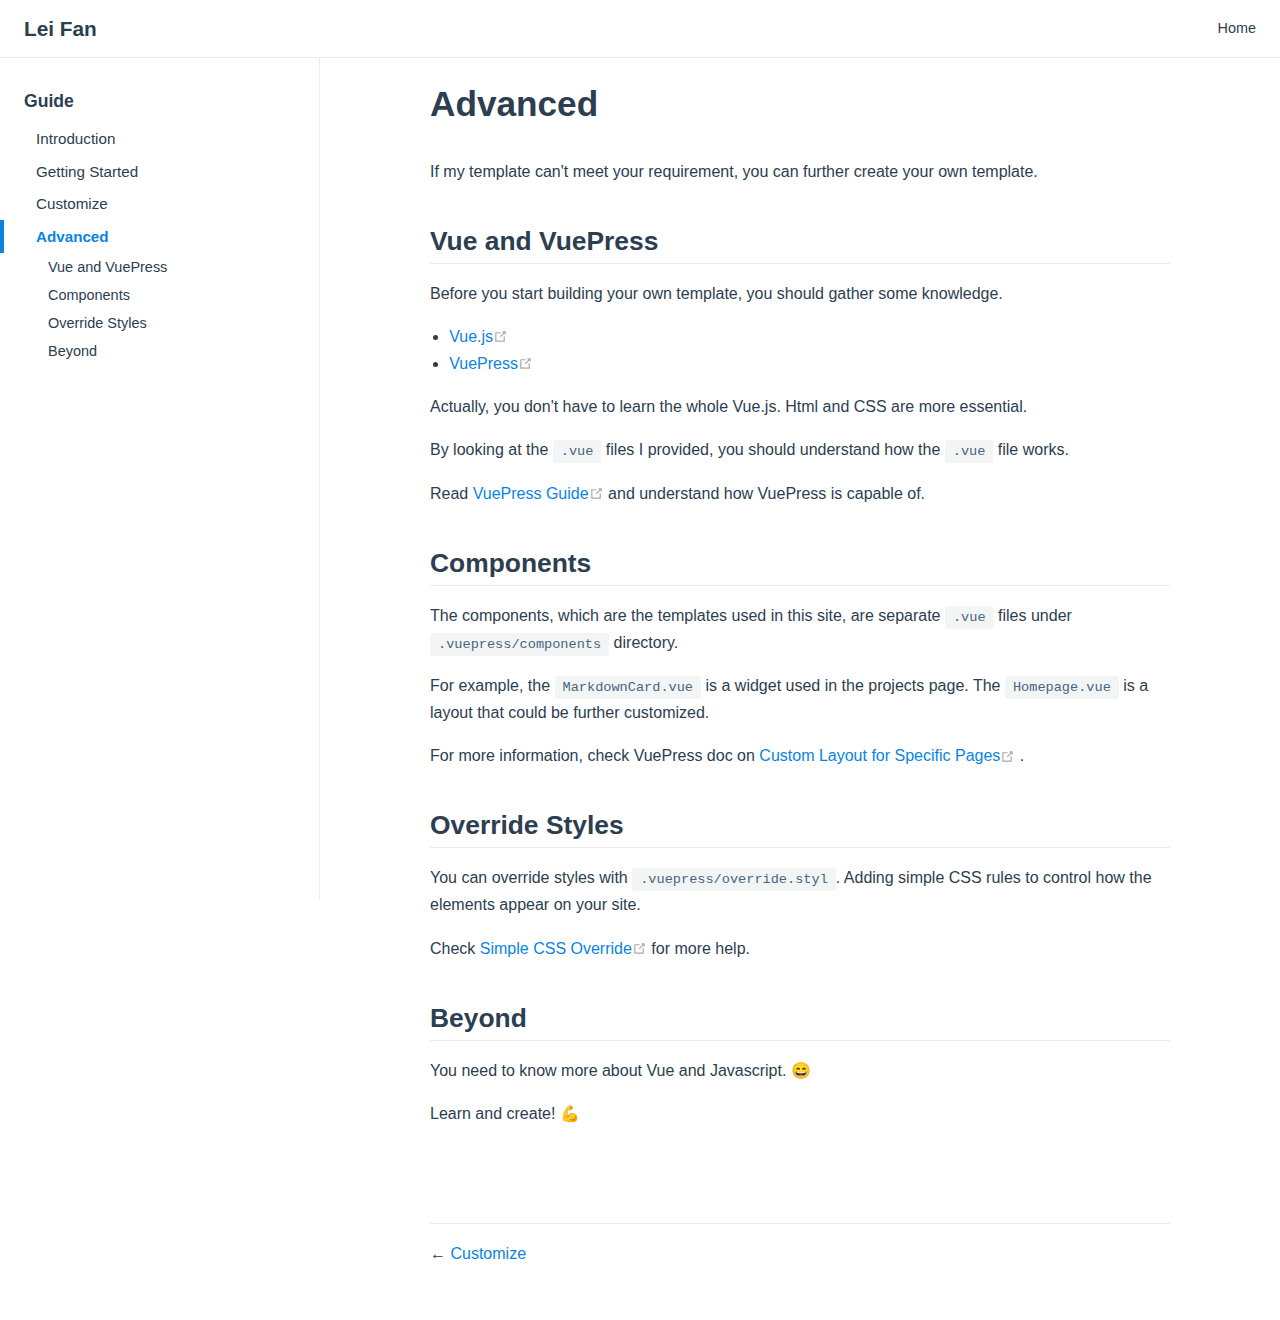
<file: guide/advanced.html>
<!DOCTYPE html>
<html lang="en-US">
  <head>
    <meta charset="utf-8">
    <meta name="viewport" content="width=device-width,initial-scale=1">
    <title>Advanced | Lei Fan</title>
    <meta name="generator" content="VuePress 1.9.9">
    <link rel="icon" href="/logo.png">
    <meta name="description" content="Lei Fan&#39;s Homepage.">
    
    <link rel="preload" href="/assets/css/0.styles.70877598.css" as="style"><link rel="preload" href="/assets/js/app.b57679cc.js" as="script"><link rel="preload" href="/assets/js/2.76638dae.js" as="script"><link rel="preload" href="/assets/js/16.9ab207d1.js" as="script"><link rel="prefetch" href="/assets/js/10.7b00c8d1.js"><link rel="prefetch" href="/assets/js/11.e1991aee.js"><link rel="prefetch" href="/assets/js/12.24aed425.js"><link rel="prefetch" href="/assets/js/13.ca891024.js"><link rel="prefetch" href="/assets/js/14.86103cc3.js"><link rel="prefetch" href="/assets/js/15.fb0ad747.js"><link rel="prefetch" href="/assets/js/17.95208ba9.js"><link rel="prefetch" href="/assets/js/18.a6e4bf4c.js"><link rel="prefetch" href="/assets/js/3.177bef90.js"><link rel="prefetch" href="/assets/js/4.70745e81.js"><link rel="prefetch" href="/assets/js/5.76ad3122.js"><link rel="prefetch" href="/assets/js/6.293558a1.js"><link rel="prefetch" href="/assets/js/7.727477b2.js"><link rel="prefetch" href="/assets/js/8.47098360.js"><link rel="prefetch" href="/assets/js/9.65eafd80.js">
    <link rel="stylesheet" href="/assets/css/0.styles.70877598.css">
  </head>
  <body>
    <div id="app" data-server-rendered="true"><div class="theme-container"><header class="navbar"><div class="sidebar-button"><svg xmlns="http://www.w3.org/2000/svg" aria-hidden="true" role="img" viewBox="0 0 448 512" class="icon"><path fill="currentColor" d="M436 124H12c-6.627 0-12-5.373-12-12V80c0-6.627 5.373-12 12-12h424c6.627 0 12 5.373 12 12v32c0 6.627-5.373 12-12 12zm0 160H12c-6.627 0-12-5.373-12-12v-32c0-6.627 5.373-12 12-12h424c6.627 0 12 5.373 12 12v32c0 6.627-5.373 12-12 12zm0 160H12c-6.627 0-12-5.373-12-12v-32c0-6.627 5.373-12 12-12h424c6.627 0 12 5.373 12 12v32c0 6.627-5.373 12-12 12z"></path></svg></div> <a href="/" class="home-link router-link-active"><!----> <span class="site-name">Lei Fan</span></a> <div class="links"><!----> <nav class="nav-links can-hide"><div class="nav-item"><a href="/" class="nav-link">
  Home
</a></div> <!----></nav></div></header> <div class="sidebar-mask"></div> <aside class="sidebar"><nav class="nav-links"><div class="nav-item"><a href="/" class="nav-link">
  Home
</a></div> <!----></nav>  <ul class="sidebar-links"><li><section class="sidebar-group depth-0"><p class="sidebar-heading open"><span>Guide</span> <!----></p> <ul class="sidebar-links sidebar-group-items"><li><a href="/guide/" aria-current="page" class="sidebar-link">Introduction</a></li><li><a href="/guide/getting-started.html" class="sidebar-link">Getting Started</a></li><li><a href="/guide/customize.html" class="sidebar-link">Customize</a></li><li><a href="/guide/advanced.html" aria-current="page" class="active sidebar-link">Advanced</a><ul class="sidebar-sub-headers"><li class="sidebar-sub-header"><a href="/guide/advanced.html#vue-and-vuepress" class="sidebar-link">Vue and VuePress</a></li><li class="sidebar-sub-header"><a href="/guide/advanced.html#components" class="sidebar-link">Components</a></li><li class="sidebar-sub-header"><a href="/guide/advanced.html#override-styles" class="sidebar-link">Override Styles</a></li><li class="sidebar-sub-header"><a href="/guide/advanced.html#beyond" class="sidebar-link">Beyond</a></li></ul></li></ul></section></li></ul> </aside> <main class="page"> <div class="theme-default-content content__default"><h1 id="advanced">Advanced</h1> <p>If my template can't meet your requirement, you can further create your own template.</p> <h2 id="vue-and-vuepress">Vue and VuePress</h2> <p>Before you start building your own template, you should gather some knowledge.</p> <ul><li><a href="https://vuejs.org/" target="_blank" rel="noopener noreferrer">Vue.js<span><svg xmlns="http://www.w3.org/2000/svg" aria-hidden="true" focusable="false" x="0px" y="0px" viewBox="0 0 100 100" width="15" height="15" class="icon outbound"><path fill="currentColor" d="M18.8,85.1h56l0,0c2.2,0,4-1.8,4-4v-32h-8v28h-48v-48h28v-8h-32l0,0c-2.2,0-4,1.8-4,4v56C14.8,83.3,16.6,85.1,18.8,85.1z"></path> <polygon fill="currentColor" points="45.7,48.7 51.3,54.3 77.2,28.5 77.2,37.2 85.2,37.2 85.2,14.9 62.8,14.9 62.8,22.9 71.5,22.9"></polygon></svg> <span class="sr-only">(opens new window)</span></span></a></li> <li><a href="https://vuepress.vuejs.org/" target="_blank" rel="noopener noreferrer">VuePress<span><svg xmlns="http://www.w3.org/2000/svg" aria-hidden="true" focusable="false" x="0px" y="0px" viewBox="0 0 100 100" width="15" height="15" class="icon outbound"><path fill="currentColor" d="M18.8,85.1h56l0,0c2.2,0,4-1.8,4-4v-32h-8v28h-48v-48h28v-8h-32l0,0c-2.2,0-4,1.8-4,4v56C14.8,83.3,16.6,85.1,18.8,85.1z"></path> <polygon fill="currentColor" points="45.7,48.7 51.3,54.3 77.2,28.5 77.2,37.2 85.2,37.2 85.2,14.9 62.8,14.9 62.8,22.9 71.5,22.9"></polygon></svg> <span class="sr-only">(opens new window)</span></span></a></li></ul> <p>Actually, you don't have to learn the whole Vue.js. Html and CSS are more essential.</p> <p>By looking at the <code>.vue</code> files I provided, you should understand how the <code>.vue</code> file works.</p> <p>Read <a href="https://vuepress.vuejs.org/guide/" target="_blank" rel="noopener noreferrer">VuePress Guide<span><svg xmlns="http://www.w3.org/2000/svg" aria-hidden="true" focusable="false" x="0px" y="0px" viewBox="0 0 100 100" width="15" height="15" class="icon outbound"><path fill="currentColor" d="M18.8,85.1h56l0,0c2.2,0,4-1.8,4-4v-32h-8v28h-48v-48h28v-8h-32l0,0c-2.2,0-4,1.8-4,4v56C14.8,83.3,16.6,85.1,18.8,85.1z"></path> <polygon fill="currentColor" points="45.7,48.7 51.3,54.3 77.2,28.5 77.2,37.2 85.2,37.2 85.2,14.9 62.8,14.9 62.8,22.9 71.5,22.9"></polygon></svg> <span class="sr-only">(opens new window)</span></span></a> and understand how VuePress is capable of.</p> <h2 id="components">Components</h2> <p>The components, which are the templates used in this site, are separate <code>.vue</code> files under <code>.vuepress/components</code> directory.</p> <p>For example, the <code>MarkdownCard.vue</code> is a widget used in the projects page. The <code>Homepage.vue</code> is a layout that could be further customized.</p> <p>For more information, check VuePress doc on <a href="https://vuepress.vuejs.org/default-theme-config/#custom-layout-for-specific-pages" target="_blank" rel="noopener noreferrer">Custom Layout for Specific Pages<span><svg xmlns="http://www.w3.org/2000/svg" aria-hidden="true" focusable="false" x="0px" y="0px" viewBox="0 0 100 100" width="15" height="15" class="icon outbound"><path fill="currentColor" d="M18.8,85.1h56l0,0c2.2,0,4-1.8,4-4v-32h-8v28h-48v-48h28v-8h-32l0,0c-2.2,0-4,1.8-4,4v56C14.8,83.3,16.6,85.1,18.8,85.1z"></path> <polygon fill="currentColor" points="45.7,48.7 51.3,54.3 77.2,28.5 77.2,37.2 85.2,37.2 85.2,14.9 62.8,14.9 62.8,22.9 71.5,22.9"></polygon></svg> <span class="sr-only">(opens new window)</span></span></a>.</p> <h2 id="override-styles">Override Styles</h2> <p>You can override styles with <code>.vuepress/override.styl</code>. Adding simple CSS rules to control how the elements appear on your site.</p> <p>Check <a href="https://vuepress.vuejs.org/default-theme-config/#simple-css-override" target="_blank" rel="noopener noreferrer">Simple CSS Override<span><svg xmlns="http://www.w3.org/2000/svg" aria-hidden="true" focusable="false" x="0px" y="0px" viewBox="0 0 100 100" width="15" height="15" class="icon outbound"><path fill="currentColor" d="M18.8,85.1h56l0,0c2.2,0,4-1.8,4-4v-32h-8v28h-48v-48h28v-8h-32l0,0c-2.2,0-4,1.8-4,4v56C14.8,83.3,16.6,85.1,18.8,85.1z"></path> <polygon fill="currentColor" points="45.7,48.7 51.3,54.3 77.2,28.5 77.2,37.2 85.2,37.2 85.2,14.9 62.8,14.9 62.8,22.9 71.5,22.9"></polygon></svg> <span class="sr-only">(opens new window)</span></span></a> for more help.</p> <h2 id="beyond">Beyond</h2> <p>You need to know more about Vue and Javascript. 😄</p> <p>Learn and create! 💪</p></div> <footer class="page-edit"><!----> <!----></footer> <div class="page-nav"><p class="inner"><span class="prev">
      ←
      <a href="/guide/customize.html" class="prev">
        Customize
      </a></span> <!----></p></div> </main></div><div class="global-ui"></div></div>
    <script src="/assets/js/app.b57679cc.js" defer></script><script src="/assets/js/2.76638dae.js" defer></script><script src="/assets/js/16.9ab207d1.js" defer></script>
  </body>
</html>
</file>
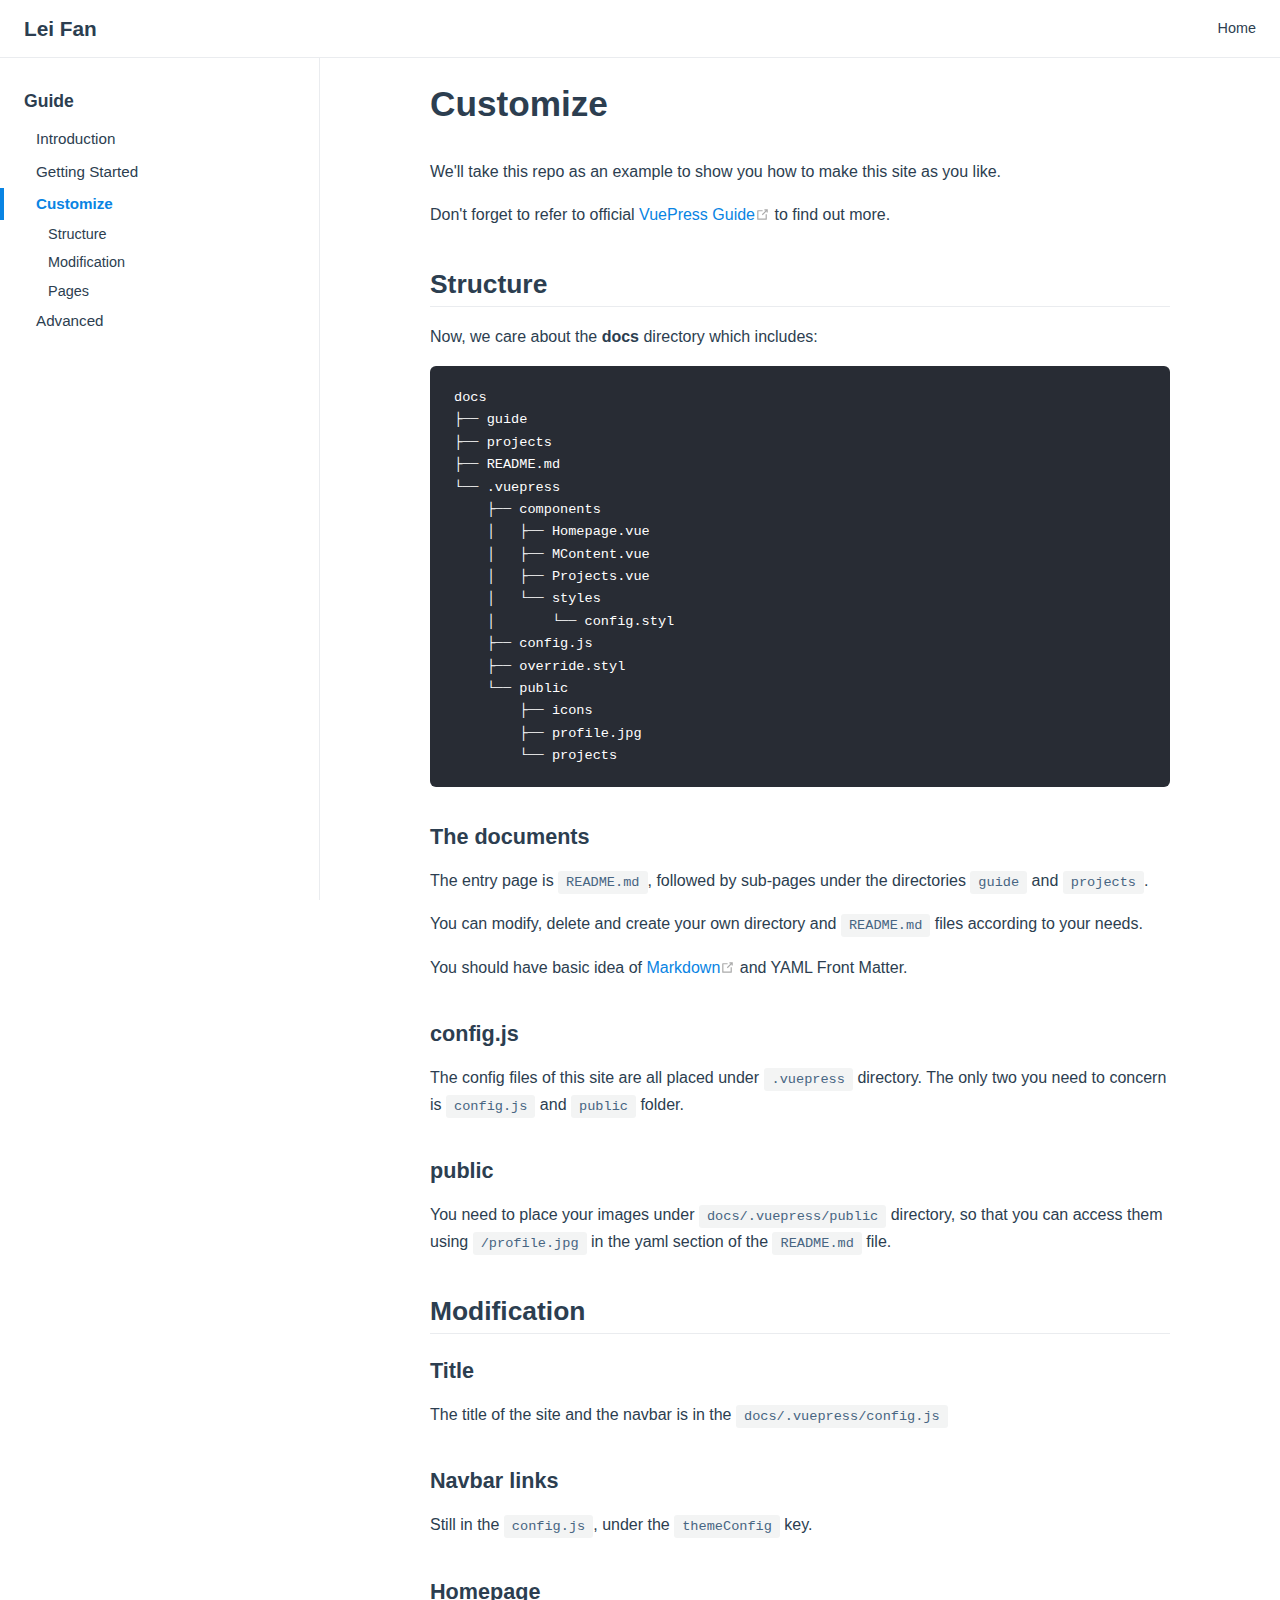
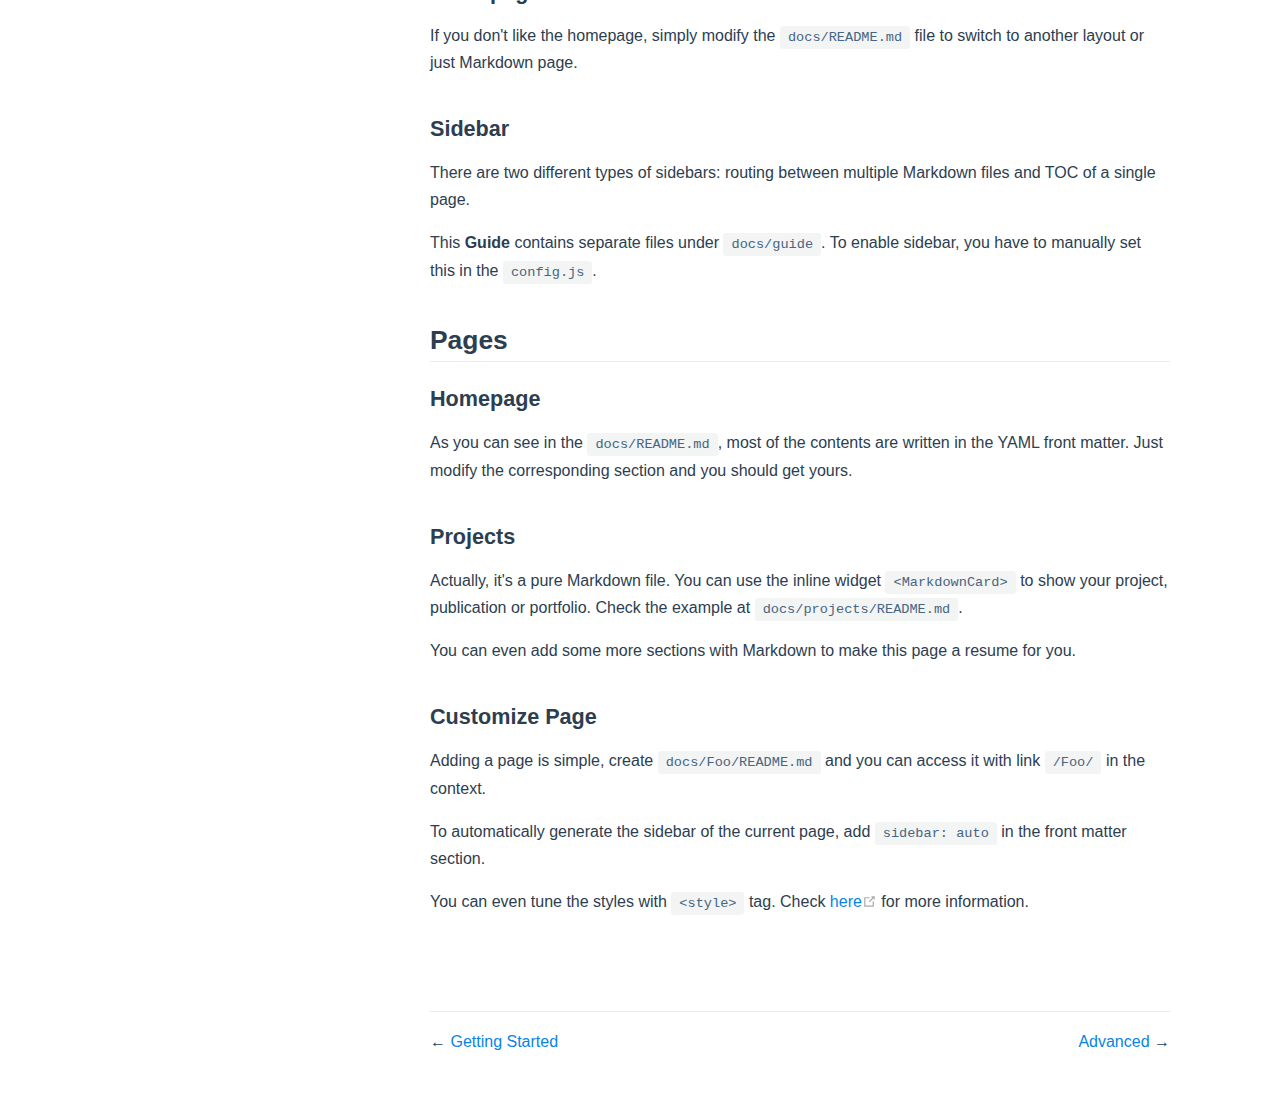
<file: guide/customize.html>
<!DOCTYPE html>
<html lang="en-US">
  <head>
    <meta charset="utf-8">
    <meta name="viewport" content="width=device-width,initial-scale=1">
    <title>Customize | Lei Fan</title>
    <meta name="generator" content="VuePress 1.9.9">
    <link rel="icon" href="/logo.png">
    <meta name="description" content="Lei Fan&#39;s Homepage.">
    
    <link rel="preload" href="/assets/css/0.styles.70877598.css" as="style"><link rel="preload" href="/assets/js/app.b57679cc.js" as="script"><link rel="preload" href="/assets/js/2.76638dae.js" as="script"><link rel="preload" href="/assets/js/17.95208ba9.js" as="script"><link rel="prefetch" href="/assets/js/10.7b00c8d1.js"><link rel="prefetch" href="/assets/js/11.e1991aee.js"><link rel="prefetch" href="/assets/js/12.24aed425.js"><link rel="prefetch" href="/assets/js/13.ca891024.js"><link rel="prefetch" href="/assets/js/14.86103cc3.js"><link rel="prefetch" href="/assets/js/15.fb0ad747.js"><link rel="prefetch" href="/assets/js/16.9ab207d1.js"><link rel="prefetch" href="/assets/js/18.a6e4bf4c.js"><link rel="prefetch" href="/assets/js/3.177bef90.js"><link rel="prefetch" href="/assets/js/4.70745e81.js"><link rel="prefetch" href="/assets/js/5.76ad3122.js"><link rel="prefetch" href="/assets/js/6.293558a1.js"><link rel="prefetch" href="/assets/js/7.727477b2.js"><link rel="prefetch" href="/assets/js/8.47098360.js"><link rel="prefetch" href="/assets/js/9.65eafd80.js">
    <link rel="stylesheet" href="/assets/css/0.styles.70877598.css">
  </head>
  <body>
    <div id="app" data-server-rendered="true"><div class="theme-container"><header class="navbar"><div class="sidebar-button"><svg xmlns="http://www.w3.org/2000/svg" aria-hidden="true" role="img" viewBox="0 0 448 512" class="icon"><path fill="currentColor" d="M436 124H12c-6.627 0-12-5.373-12-12V80c0-6.627 5.373-12 12-12h424c6.627 0 12 5.373 12 12v32c0 6.627-5.373 12-12 12zm0 160H12c-6.627 0-12-5.373-12-12v-32c0-6.627 5.373-12 12-12h424c6.627 0 12 5.373 12 12v32c0 6.627-5.373 12-12 12zm0 160H12c-6.627 0-12-5.373-12-12v-32c0-6.627 5.373-12 12-12h424c6.627 0 12 5.373 12 12v32c0 6.627-5.373 12-12 12z"></path></svg></div> <a href="/" class="home-link router-link-active"><!----> <span class="site-name">Lei Fan</span></a> <div class="links"><!----> <nav class="nav-links can-hide"><div class="nav-item"><a href="/" class="nav-link">
  Home
</a></div> <!----></nav></div></header> <div class="sidebar-mask"></div> <aside class="sidebar"><nav class="nav-links"><div class="nav-item"><a href="/" class="nav-link">
  Home
</a></div> <!----></nav>  <ul class="sidebar-links"><li><section class="sidebar-group depth-0"><p class="sidebar-heading open"><span>Guide</span> <!----></p> <ul class="sidebar-links sidebar-group-items"><li><a href="/guide/" aria-current="page" class="sidebar-link">Introduction</a></li><li><a href="/guide/getting-started.html" class="sidebar-link">Getting Started</a></li><li><a href="/guide/customize.html" aria-current="page" class="active sidebar-link">Customize</a><ul class="sidebar-sub-headers"><li class="sidebar-sub-header"><a href="/guide/customize.html#structure" class="sidebar-link">Structure</a></li><li class="sidebar-sub-header"><a href="/guide/customize.html#modification" class="sidebar-link">Modification</a></li><li class="sidebar-sub-header"><a href="/guide/customize.html#pages" class="sidebar-link">Pages</a></li></ul></li><li><a href="/guide/advanced.html" class="sidebar-link">Advanced</a></li></ul></section></li></ul> </aside> <main class="page"> <div class="theme-default-content content__default"><h1 id="customize">Customize</h1> <p>We'll take this repo as an example to show you how to make this site as you like.</p> <p>Don't forget to refer to official <a href="https://vuepress.vuejs.org/guide/" target="_blank" rel="noopener noreferrer">VuePress Guide<span><svg xmlns="http://www.w3.org/2000/svg" aria-hidden="true" focusable="false" x="0px" y="0px" viewBox="0 0 100 100" width="15" height="15" class="icon outbound"><path fill="currentColor" d="M18.8,85.1h56l0,0c2.2,0,4-1.8,4-4v-32h-8v28h-48v-48h28v-8h-32l0,0c-2.2,0-4,1.8-4,4v56C14.8,83.3,16.6,85.1,18.8,85.1z"></path> <polygon fill="currentColor" points="45.7,48.7 51.3,54.3 77.2,28.5 77.2,37.2 85.2,37.2 85.2,14.9 62.8,14.9 62.8,22.9 71.5,22.9"></polygon></svg> <span class="sr-only">(opens new window)</span></span></a> to find out more.</p> <h2 id="structure">Structure</h2> <p>Now, we care about the <strong>docs</strong> directory which includes:</p> <div class="language- extra-class"><pre class="language-text"><code>docs
├── guide
├── projects
├── README.md
└── .vuepress
    ├── components
    │   ├── Homepage.vue
    │   ├── MContent.vue
    │   ├── Projects.vue
    │   └── styles
    │       └── config.styl
    ├── config.js
    ├── override.styl
    └── public
        ├── icons
        ├── profile.jpg
        └── projects
</code></pre></div><h3 id="the-documents">The documents</h3> <p>The entry page is <code>README.md</code>, followed by sub-pages under the directories <code>guide</code> and <code>projects</code>.</p> <p>You can modify, delete and create your own directory and <code>README.md</code> files according to your needs.</p> <p>You should have basic idea of <a href="https://guides.github.com/features/mastering-markdown/" target="_blank" rel="noopener noreferrer">Markdown<span><svg xmlns="http://www.w3.org/2000/svg" aria-hidden="true" focusable="false" x="0px" y="0px" viewBox="0 0 100 100" width="15" height="15" class="icon outbound"><path fill="currentColor" d="M18.8,85.1h56l0,0c2.2,0,4-1.8,4-4v-32h-8v28h-48v-48h28v-8h-32l0,0c-2.2,0-4,1.8-4,4v56C14.8,83.3,16.6,85.1,18.8,85.1z"></path> <polygon fill="currentColor" points="45.7,48.7 51.3,54.3 77.2,28.5 77.2,37.2 85.2,37.2 85.2,14.9 62.8,14.9 62.8,22.9 71.5,22.9"></polygon></svg> <span class="sr-only">(opens new window)</span></span></a> and YAML Front Matter.</p> <h3 id="config-js">config.js</h3> <p>The config files of this site are all placed under <code>.vuepress</code> directory. The only two you need to concern is <code>config.js</code> and <code>public</code> folder.</p> <h3 id="public">public</h3> <p>You need to place your images under <code>docs/.vuepress/public</code> directory, so that you can access them using <code>/profile.jpg</code> in the yaml section of the <code>README.md</code> file.</p> <h2 id="modification">Modification</h2> <h3 id="title">Title</h3> <p>The title of the site and the navbar is in the <code>docs/.vuepress/config.js</code></p> <h3 id="navbar-links">Navbar links</h3> <p>Still in the <code>config.js</code>, under the <code>themeConfig</code> key.</p> <h3 id="homepage">Homepage</h3> <p>If you don't like the homepage, simply modify the <code>docs/README.md</code> file to switch to another layout or just Markdown page.</p> <h3 id="sidebar">Sidebar</h3> <p>There are two different types of sidebars: routing between multiple Markdown files and TOC of a single page.</p> <p>This <strong>Guide</strong> contains separate files under <code>docs/guide</code>. To enable sidebar, you have to manually set this in the <code>config.js</code>.</p> <h2 id="pages">Pages</h2> <h3 id="homepage-2">Homepage</h3> <p>As you can see in the <code>docs/README.md</code>, most of the contents are written in the YAML front matter. Just modify the corresponding section and you should get yours.</p> <h3 id="projects">Projects</h3> <p>Actually, it's a pure Markdown file. You can use the inline widget <code>&lt;MarkdownCard&gt;</code> to show your project, publication or portfolio. Check the example at <code>docs/projects/README.md</code>.</p> <p>You can even add some more sections with Markdown to make this page a resume for you.</p> <h3 id="customize-page">Customize Page</h3> <p>Adding a page is simple, create <code>docs/Foo/README.md</code> and you can access it with link <code>/Foo/</code> in the context.</p> <p>To automatically generate the sidebar of the current page, add <code>sidebar: auto</code> in the front matter section.</p> <p>You can even tune the styles with <code>&lt;style&gt;</code> tag. Check <a href="https://vuepress.vuejs.org/guide/using-vue.html#using-pre-processors" target="_blank" rel="noopener noreferrer">here<span><svg xmlns="http://www.w3.org/2000/svg" aria-hidden="true" focusable="false" x="0px" y="0px" viewBox="0 0 100 100" width="15" height="15" class="icon outbound"><path fill="currentColor" d="M18.8,85.1h56l0,0c2.2,0,4-1.8,4-4v-32h-8v28h-48v-48h28v-8h-32l0,0c-2.2,0-4,1.8-4,4v56C14.8,83.3,16.6,85.1,18.8,85.1z"></path> <polygon fill="currentColor" points="45.7,48.7 51.3,54.3 77.2,28.5 77.2,37.2 85.2,37.2 85.2,14.9 62.8,14.9 62.8,22.9 71.5,22.9"></polygon></svg> <span class="sr-only">(opens new window)</span></span></a> for more information.</p></div> <footer class="page-edit"><!----> <!----></footer> <div class="page-nav"><p class="inner"><span class="prev">
      ←
      <a href="/guide/getting-started.html" class="prev">
        Getting Started
      </a></span> <span class="next"><a href="/guide/advanced.html">
        Advanced
      </a>
      →
    </span></p></div> </main></div><div class="global-ui"></div></div>
    <script src="/assets/js/app.b57679cc.js" defer></script><script src="/assets/js/2.76638dae.js" defer></script><script src="/assets/js/17.95208ba9.js" defer></script>
  </body>
</html>
</file>
<file: assets/css/0.styles.9cc0a2fd.css>
#nprogress{pointer-events:none}#nprogress .bar{background:#0984e3;position:fixed;z-index:1031;top:0;left:0;width:100%;height:2px}#nprogress .peg{display:block;position:absolute;right:0;width:100px;height:100%;box-shadow:0 0 10px #0984e3,0 0 5px #0984e3;opacity:1;transform:rotate(3deg) translateY(-4px)}#nprogress .spinner{display:block;position:fixed;z-index:1031;top:15px;right:15px}#nprogress .spinner-icon{width:18px;height:18px;box-sizing:border-box;border-color:#0984e3 transparent transparent #0984e3;border-style:solid;border-width:2px;border-radius:50%;animation:nprogress-spinner .4s linear infinite}.nprogress-custom-parent{overflow:hidden;position:relative}.nprogress-custom-parent #nprogress .bar,.nprogress-custom-parent #nprogress .spinner{position:absolute}@keyframes nprogress-spinner{0%{transform:rotate(0deg)}to{transform:rotate(1turn)}}.icon.outbound{color:#aaa;display:inline-block;vertical-align:middle;position:relative;top:-1px}.home{padding:3.6rem 2rem 0;max-width:960px;margin:0 auto;display:block}.home .hero{text-align:center}.home .hero img{max-width:100%;max-height:280px;display:block;margin:3rem auto 1.5rem}.home .hero h1{font-size:3rem}.home .hero .action,.home .hero .description,.home .hero h1{margin:1.8rem auto}.home .hero .description{max-width:35rem;font-size:1.6rem;line-height:1.3;color:#6a8bad}.home .hero .action-button{display:inline-block;font-size:1.2rem;color:#fff;background-color:#0984e3;padding:.8rem 1.6rem;border-radius:4px;transition:background-color .1s ease;box-sizing:border-box;border-bottom:1px solid #0877cc}.home .hero .action-button:hover{background-color:#1292f6}.home .features{border-top:1px solid #eaecef;padding:1.2rem 0;margin-top:2.5rem;display:flex;flex-wrap:wrap;align-items:flex-start;align-content:stretch;justify-content:space-between}.home .feature{flex-grow:1;flex-basis:30%;max-width:30%}.home .feature h2{font-size:1.4rem;font-weight:500;border-bottom:none;padding-bottom:0;color:#3a5169}.home .feature p{color:#4e6e8e}.home .footer{padding:2.5rem;border-top:1px solid #eaecef;text-align:center;color:#4e6e8e}@media (max-width:719px){.home .features{flex-direction:column}.home .feature{max-width:100%;padding:0 2.5rem}}@media (max-width:419px){.home{padding-left:1.5rem;padding-right:1.5rem}.home .hero img{max-height:210px;margin:2rem auto 1.2rem}.home .hero h1{font-size:2rem}.home .hero .action,.home .hero .description,.home .hero h1{margin:1.2rem auto}.home .hero .description{font-size:1.2rem}.home .hero .action-button{font-size:1rem;padding:.6rem 1.2rem}.home .feature h2{font-size:1.25rem}}.search-box{display:inline-block;position:relative;margin-right:1rem}.search-box input{cursor:text;width:10rem;height:2rem;color:#4e6e8e;display:inline-block;border:1px solid #cfd4db;border-radius:2rem;font-size:.9rem;line-height:2rem;padding:0 .5rem 0 2rem;outline:none;transition:all .2s ease;background:#fff url(/assets/img/search.83621669.svg) .6rem .5rem no-repeat;background-size:1rem}.search-box input:focus{cursor:auto;border-color:#0984e3}.search-box .suggestions{background:#fff;width:20rem;position:absolute;top:1.5rem;border:1px solid #cfd4db;border-radius:6px;padding:.4rem;list-style-type:none}.search-box .suggestions.align-right{right:0}.search-box .suggestion{line-height:1.4;padding:.4rem .6rem;border-radius:4px;cursor:pointer}.search-box .suggestion a{white-space:normal;color:#5d82a6}.search-box .suggestion a .page-title{font-weight:600}.search-box .suggestion a .header{font-size:.9em;margin-left:.25em}.search-box .suggestion.focused{background-color:#f3f4f5}.search-box .suggestion.focused a{color:#0984e3}@media (max-width:959px){.search-box input{cursor:pointer;width:0;border-color:transparent;position:relative}.search-box input:focus{cursor:text;left:0;width:10rem}}@media (-ms-high-contrast:none){.search-box input{height:2rem}}@media (max-width:959px) and (min-width:719px){.search-box .suggestions{left:0}}@media (max-width:719px){.search-box{margin-right:0}.search-box input{left:1rem}.search-box .suggestions{right:0}}@media (max-width:419px){.search-box .suggestions{width:calc(100vw - 4rem)}.search-box input:focus{width:8rem}}.sidebar-button{cursor:pointer;display:none;width:1.25rem;height:1.25rem;position:absolute;padding:.6rem;top:.6rem;left:1rem}.sidebar-button .icon{display:block;width:1.25rem;height:1.25rem}@media (max-width:719px){.sidebar-button{display:block}}.dropdown-enter,.dropdown-leave-to{height:0!important}.dropdown-wrapper{cursor:pointer}.dropdown-wrapper .dropdown-title{display:block;font-size:.9rem;font-family:inherit;cursor:inherit;padding:inherit;line-height:1.4rem;background:transparent;border:none;font-weight:500;color:#2c3e50}.dropdown-wrapper .dropdown-title:hover{border-color:transparent}.dropdown-wrapper .dropdown-title .arrow{vertical-align:middle;margin-top:-1px;margin-left:.4rem}.dropdown-wrapper .nav-dropdown .dropdown-item{color:inherit;line-height:1.7rem}.dropdown-wrapper .nav-dropdown .dropdown-item h4{margin:.45rem 0 0;border-top:1px solid #eee;padding:.45rem 1.5rem 0 1.25rem}.dropdown-wrapper .nav-dropdown .dropdown-item .dropdown-subitem-wrapper{padding:0;list-style:none}.dropdown-wrapper .nav-dropdown .dropdown-item .dropdown-subitem-wrapper .dropdown-subitem{font-size:.9em}.dropdown-wrapper .nav-dropdown .dropdown-item a{display:block;line-height:1.7rem;position:relative;border-bottom:none;font-weight:400;margin-bottom:0;padding:0 1.5rem 0 1.25rem}.dropdown-wrapper .nav-dropdown .dropdown-item a.router-link-active,.dropdown-wrapper .nav-dropdown .dropdown-item a:hover{color:#0984e3}.dropdown-wrapper .nav-dropdown .dropdown-item a.router-link-active:after{content:"";width:0;height:0;border-left:5px solid #0984e3;border-top:3px solid transparent;border-bottom:3px solid transparent;position:absolute;top:calc(50% - 2px);left:9px}.dropdown-wrapper .nav-dropdown .dropdown-item:first-child h4{margin-top:0;padding-top:0;border-top:0}@media (max-width:719px){.dropdown-wrapper.open .dropdown-title{margin-bottom:.5rem}.dropdown-wrapper .dropdown-title{font-weight:600;font-size:inherit}.dropdown-wrapper .dropdown-title:hover{color:#0984e3}.dropdown-wrapper .nav-dropdown{transition:height .1s ease-out;overflow:hidden}.dropdown-wrapper .nav-dropdown .dropdown-item h4{border-top:0;margin-top:0;padding-top:0}.dropdown-wrapper .nav-dropdown .dropdown-item>a,.dropdown-wrapper .nav-dropdown .dropdown-item h4{font-size:15px;line-height:2rem}.dropdown-wrapper .nav-dropdown .dropdown-item .dropdown-subitem{font-size:14px;padding-left:1rem}}@media (min-width:719px){.dropdown-wrapper{height:1.8rem}.dropdown-wrapper.open .nav-dropdown,.dropdown-wrapper:hover .nav-dropdown{display:block!important}.dropdown-wrapper.open:blur{display:none}.dropdown-wrapper .dropdown-title .arrow{border-left:4px solid transparent;border-right:4px solid transparent;border-top:6px solid #ccc;border-bottom:0}.dropdown-wrapper .nav-dropdown{display:none;height:auto!important;box-sizing:border-box;max-height:calc(100vh - 2.7rem);overflow-y:auto;position:absolute;top:100%;right:0;background-color:#fff;padding:.6rem 0;border:1px solid;border-color:#ddd #ddd #ccc;text-align:left;border-radius:.25rem;white-space:nowrap;margin:0}}.nav-links{display:inline-block}.nav-links a{line-height:1.4rem;color:inherit}.nav-links a.router-link-active,.nav-links a:hover{color:#0984e3}.nav-links .nav-item{position:relative;display:inline-block;margin-left:1.5rem;line-height:2rem}.nav-links .nav-item:first-child{margin-left:0}.nav-links .repo-link{margin-left:1.5rem}@media (max-width:719px){.nav-links .nav-item,.nav-links .repo-link{margin-left:0}}@media (min-width:719px){.nav-links a.router-link-active,.nav-links a:hover{color:#2c3e50}.nav-item>a:not(.external).router-link-active,.nav-item>a:not(.external):hover{margin-bottom:-2px;border-bottom:2px solid #0d90f5}}.navbar{padding:.7rem 1.5rem;line-height:2.2rem}.navbar a,.navbar img,.navbar span{display:inline-block}.navbar .logo{height:2.2rem;min-width:2.2rem;margin-right:.8rem;vertical-align:top}.navbar .site-name{font-size:1.3rem;font-weight:600;color:#2c3e50;position:relative}.navbar .links{padding-left:1.5rem;box-sizing:border-box;background-color:#fff;white-space:nowrap;font-size:.9rem;position:absolute;right:1.5rem;top:.7rem;display:flex}.navbar .links .search-box{flex:0 0 auto;vertical-align:top}@media (max-width:719px){.navbar{padding-left:4rem}.navbar .can-hide{display:none}.navbar .links{padding-left:1.5rem}.navbar .site-name{width:calc(100vw - 9.4rem);overflow:hidden;white-space:nowrap;text-overflow:ellipsis}}.page-edit{max-width:740px;margin:0 auto;padding:2rem 2.5rem}@media (max-width:959px){.page-edit{padding:2rem}}@media (max-width:419px){.page-edit{padding:1.5rem}}.page-edit{padding-top:1rem;padding-bottom:1rem;overflow:auto}.page-edit .edit-link{display:inline-block}.page-edit .edit-link a{color:#4e6e8e;margin-right:.25rem}.page-edit .last-updated{float:right;font-size:.9em}.page-edit .last-updated .prefix{font-weight:500;color:#4e6e8e}.page-edit .last-updated .time{font-weight:400;color:#aaa}@media (max-width:719px){.page-edit .edit-link{margin-bottom:.5rem}.page-edit .last-updated{font-size:.8em;float:none;text-align:left}}.page-nav{max-width:740px;margin:0 auto;padding:2rem 2.5rem}@media (max-width:959px){.page-nav{padding:2rem}}@media (max-width:419px){.page-nav{padding:1.5rem}}.page-nav{padding-top:1rem;padding-bottom:0}.page-nav .inner{min-height:2rem;margin-top:0;border-top:1px solid #eaecef;padding-top:1rem;overflow:auto}.page-nav .next{float:right}.page{padding-bottom:2rem;display:block}.sidebar-group .sidebar-group{padding-left:.5em}.sidebar-group:not(.collapsable) .sidebar-heading:not(.clickable){cursor:auto;color:inherit}.sidebar-group.is-sub-group{padding-left:0}.sidebar-group.is-sub-group>.sidebar-heading{font-size:.95em;line-height:1.4;font-weight:400;padding-left:2rem}.sidebar-group.is-sub-group>.sidebar-heading:not(.clickable){opacity:.5}.sidebar-group.is-sub-group>.sidebar-group-items{padding-left:1rem}.sidebar-group.is-sub-group>.sidebar-group-items>li>.sidebar-link{font-size:.95em;border-left:none}.sidebar-group.depth-2>.sidebar-heading{border-left:none}.sidebar-heading{color:#2c3e50;transition:color .15s ease;cursor:pointer;font-size:1.1em;font-weight:700;padding:.35rem 1.5rem .35rem 1.25rem;width:100%;box-sizing:border-box;margin:0;border-left:.25rem solid transparent}.sidebar-heading.open,.sidebar-heading:hover{color:inherit}.sidebar-heading .arrow{position:relative;top:-.12em;left:.5em}.sidebar-heading.clickable.active{font-weight:600;color:#0984e3;border-left-color:#0984e3}.sidebar-heading.clickable:hover{color:#0984e3}.sidebar-group-items{transition:height .1s ease-out;font-size:.95em;overflow:hidden}.sidebar .sidebar-sub-headers{padding-left:1rem;font-size:.95em}a.sidebar-link{font-size:1em;font-weight:400;display:inline-block;color:#2c3e50;border-left:.25rem solid transparent;padding:.35rem 1rem .35rem 1.25rem;line-height:1.4;width:100%;box-sizing:border-box}a.sidebar-link:hover{color:#0984e3}a.sidebar-link.active{font-weight:600;color:#0984e3;border-left-color:#0984e3}.sidebar-group a.sidebar-link{padding-left:2rem}.sidebar-sub-headers a.sidebar-link{padding-top:.25rem;padding-bottom:.25rem;border-left:none}.sidebar-sub-headers a.sidebar-link.active{font-weight:500}.sidebar ul{padding:0;margin:0;list-style-type:none}.sidebar a{display:inline-block}.sidebar .nav-links{display:none;border-bottom:1px solid #eaecef;padding:.5rem 0 .75rem}.sidebar .nav-links a{font-weight:600}.sidebar .nav-links .nav-item,.sidebar .nav-links .repo-link{display:block;line-height:1.25rem;font-size:1.1em;padding:.5rem 0 .5rem 1.5rem}.sidebar>.sidebar-links{padding:1.5rem 0}.sidebar>.sidebar-links>li>a.sidebar-link{font-size:1.1em;line-height:1.7;font-weight:700}.sidebar>.sidebar-links>li:not(:first-child){margin-top:.75rem}@media (max-width:719px){.sidebar .nav-links{display:block}.sidebar .nav-links .dropdown-wrapper .nav-dropdown .dropdown-item a.router-link-active:after{top:calc(1rem - 2px)}.sidebar>.sidebar-links{padding:1rem 0}}.theme-container.home-page .page{font-size:14px;font-family:lucida grande,lucida sans unicode,lucida,Helvetica Neue,Helvetica,Arial,sans-serif}.theme-container.home-page .page p{margin:0 0 .5rem}.theme-container.home-page .page ol,.theme-container.home-page .page p,.theme-container.home-page .page ul{line-height:normal}.theme-container.home-page .page a{font-weight:400}.theme-container.home-page .page .theme-default-content:not(.custom)>h2{margin-bottom:.5rem}.theme-container.home-page .page .theme-default-content:not(.custom)>h2:first-child+p{margin-top:.5rem}.theme-container.home-page .page .theme-default-content:not(.custom)>h3{padding-top:4rem}.theme-container.home-page .page .md-card{margin-top:.5em}.theme-container.home-page .page .md-card .card-image{padding:.2rem}.theme-container.home-page .page .md-card .card-image img{max-width:120px;max-height:120px}.theme-container.home-page .page .md-card .card-content p{-webkit-margin-after:.2em}@media (max-width:419px){.theme-container.home-page .page ol,.theme-container.home-page .page p,.theme-container.home-page .page ul{line-height:1.5}.theme-container.home-page .page .md-card .card-image img{width:100%;max-width:400px}}.theme-container.about-page .page{background-color:#e6ecf0;min-height:100vh}.theme-container.about-page .page .last-updated{display:none}.projects-page{background-color:#fafbfc}code[class*=language-],pre[class*=language-]{color:#ccc;background:none;font-family:Consolas,Monaco,Andale Mono,Ubuntu Mono,monospace;font-size:1em;text-align:left;white-space:pre;word-spacing:normal;word-break:normal;word-wrap:normal;line-height:1.5;-moz-tab-size:4;-o-tab-size:4;tab-size:4;-webkit-hyphens:none;hyphens:none}pre[class*=language-]{padding:1em;margin:.5em 0;overflow:auto}:not(pre)>code[class*=language-],pre[class*=language-]{background:#2d2d2d}:not(pre)>code[class*=language-]{padding:.1em;border-radius:.3em;white-space:normal}.token.block-comment,.token.cdata,.token.comment,.token.doctype,.token.prolog{color:#999}.token.punctuation{color:#ccc}.token.attr-name,.token.deleted,.token.namespace,.token.tag{color:#e2777a}.token.function-name{color:#6196cc}.token.boolean,.token.function,.token.number{color:#f08d49}.token.class-name,.token.constant,.token.property,.token.symbol{color:#f8c555}.token.atrule,.token.builtin,.token.important,.token.keyword,.token.selector{color:#cc99cd}.token.attr-value,.token.char,.token.regex,.token.string,.token.variable{color:#7ec699}.token.entity,.token.operator,.token.url{color:#67cdcc}.token.bold,.token.important{font-weight:700}.token.italic{font-style:italic}.token.entity{cursor:help}.token.inserted{color:green}.theme-default-content code{color:#476582;padding:.25rem .5rem;margin:0;font-size:.85em;background-color:rgba(27,31,35,.05);border-radius:3px}.theme-default-content code .token.deleted{color:#ec5975}.theme-default-content code .token.inserted{color:#0984e3}.theme-default-content pre,.theme-default-content pre[class*=language-]{line-height:1.4;padding:1.25rem 1.5rem;margin:.85rem 0;background-color:#282c34;border-radius:6px;overflow:auto}.theme-default-content pre[class*=language-] code,.theme-default-content pre code{color:#fff;padding:0;background-color:transparent;border-radius:0}div[class*=language-]{position:relative;background-color:#282c34;border-radius:6px}div[class*=language-] .highlight-lines{-webkit-user-select:none;user-select:none;padding-top:1.3rem;position:absolute;top:0;left:0;width:100%;line-height:1.4}div[class*=language-] .highlight-lines .highlighted{background-color:rgba(0,0,0,.66)}div[class*=language-] pre,div[class*=language-] pre[class*=language-]{background:transparent;position:relative;z-index:1}div[class*=language-]:before{position:absolute;z-index:3;top:.8em;right:1em;font-size:.75rem;color:hsla(0,0%,100%,.4)}div[class*=language-]:not(.line-numbers-mode) .line-numbers-wrapper{display:none}div[class*=language-].line-numbers-mode .highlight-lines .highlighted{position:relative}div[class*=language-].line-numbers-mode .highlight-lines .highlighted:before{content:" ";position:absolute;z-index:3;left:0;top:0;display:block;width:3.5rem;height:100%;background-color:rgba(0,0,0,.66)}div[class*=language-].line-numbers-mode pre{padding-left:4.5rem;vertical-align:middle}div[class*=language-].line-numbers-mode .line-numbers-wrapper{position:absolute;top:0;width:3.5rem;text-align:center;color:hsla(0,0%,100%,.3);padding:1.25rem 0;line-height:1.4}div[class*=language-].line-numbers-mode .line-numbers-wrapper br{-webkit-user-select:none;user-select:none}div[class*=language-].line-numbers-mode .line-numbers-wrapper .line-number{position:relative;z-index:4;-webkit-user-select:none;user-select:none;font-size:.85em}div[class*=language-].line-numbers-mode:after{content:"";position:absolute;z-index:2;top:0;left:0;width:3.5rem;height:100%;border-radius:6px 0 0 6px;border-right:1px solid rgba(0,0,0,.66);background-color:#282c34}div[class~=language-js]:before{content:"js"}div[class~=language-ts]:before{content:"ts"}div[class~=language-html]:before{content:"html"}div[class~=language-md]:before{content:"md"}div[class~=language-vue]:before{content:"vue"}div[class~=language-css]:before{content:"css"}div[class~=language-sass]:before{content:"sass"}div[class~=language-scss]:before{content:"scss"}div[class~=language-less]:before{content:"less"}div[class~=language-stylus]:before{content:"stylus"}div[class~=language-go]:before{content:"go"}div[class~=language-java]:before{content:"java"}div[class~=language-c]:before{content:"c"}div[class~=language-sh]:before{content:"sh"}div[class~=language-yaml]:before{content:"yaml"}div[class~=language-py]:before{content:"py"}div[class~=language-docker]:before{content:"docker"}div[class~=language-dockerfile]:before{content:"dockerfile"}div[class~=language-makefile]:before{content:"makefile"}div[class~=language-javascript]:before{content:"js"}div[class~=language-typescript]:before{content:"ts"}div[class~=language-markup]:before{content:"html"}div[class~=language-markdown]:before{content:"md"}div[class~=language-json]:before{content:"json"}div[class~=language-ruby]:before{content:"rb"}div[class~=language-python]:before{content:"py"}div[class~=language-bash]:before{content:"sh"}div[class~=language-php]:before{content:"php"}.custom-block .custom-block-title{font-weight:600;margin-bottom:-.4rem}.custom-block.danger,.custom-block.tip,.custom-block.warning{padding:.1rem 1.5rem;border-left-width:.5rem;border-left-style:solid;margin:1rem 0}.custom-block.tip{background-color:#f3f5f7;border-color:#42b983}.custom-block.warning{background-color:rgba(255,229,100,.3);border-color:#e7c000;color:#6b5900}.custom-block.warning .custom-block-title{color:#b29400}.custom-block.warning a{color:#2c3e50}.custom-block.danger{background-color:#ffe6e6;border-color:#c00;color:#4d0000}.custom-block.danger .custom-block-title{color:#900}.custom-block.danger a{color:#2c3e50}.arrow{display:inline-block;width:0;height:0}.arrow.up{border-bottom:6px solid #ccc}.arrow.down,.arrow.up{border-left:4px solid transparent;border-right:4px solid transparent}.arrow.down{border-top:6px solid #ccc}.arrow.right{border-left:6px solid #ccc}.arrow.left,.arrow.right{border-top:4px solid transparent;border-bottom:4px solid transparent}.arrow.left{border-right:6px solid #ccc}.theme-default-content:not(.custom){max-width:740px;margin:0 auto;padding:2rem 2.5rem}@media (max-width:959px){.theme-default-content:not(.custom){padding:2rem}}@media (max-width:419px){.theme-default-content:not(.custom){padding:1.5rem}}.table-of-contents .badge{vertical-align:middle}body,html{padding:0;margin:0;background-color:#fff}body{font-family:-apple-system,BlinkMacSystemFont,Segoe UI,Roboto,Oxygen,Ubuntu,Cantarell,Fira Sans,Droid Sans,Helvetica Neue,sans-serif;-webkit-font-smoothing:antialiased;-moz-osx-font-smoothing:grayscale;font-size:16px;color:#2c3e50}.page{padding-left:20rem}.navbar{z-index:20;right:0;height:3.6rem;background-color:#fff;box-sizing:border-box;border-bottom:1px solid #eaecef}.navbar,.sidebar-mask{position:fixed;top:0;left:0}.sidebar-mask{z-index:9;width:100vw;height:100vh;display:none}.sidebar{font-size:16px;background-color:#fff;width:20rem;position:fixed;z-index:10;margin:0;top:3.6rem;left:0;bottom:0;box-sizing:border-box;border-right:1px solid #eaecef;overflow-y:auto}.theme-default-content:not(.custom)>:first-child{margin-top:3.6rem}.theme-default-content:not(.custom) a:hover{text-decoration:underline}.theme-default-content:not(.custom) p.demo{padding:1rem 1.5rem;border:1px solid #ddd;border-radius:4px}.theme-default-content:not(.custom) img{max-width:100%}.theme-default-content.custom{padding:0;margin:0}.theme-default-content.custom img{max-width:100%}a{font-weight:500;text-decoration:none}a,p a code{color:#0984e3}p a code{font-weight:400}kbd{background:#eee;border:.15rem solid #ddd;border-bottom:.25rem solid #ddd;border-radius:.15rem;padding:0 .15em}blockquote{font-size:1rem;color:#999;border-left:.2rem solid #dfe2e5;margin:1rem 0;padding:.25rem 0 .25rem 1rem}blockquote>p{margin:0}ol,ul{padding-left:1.2em}strong{font-weight:600}h1,h2,h3,h4,h5,h6{font-weight:600;line-height:1.25}.theme-default-content:not(.custom)>h1,.theme-default-content:not(.custom)>h2,.theme-default-content:not(.custom)>h3,.theme-default-content:not(.custom)>h4,.theme-default-content:not(.custom)>h5,.theme-default-content:not(.custom)>h6{margin-top:-3.1rem;padding-top:4.6rem;margin-bottom:0}.theme-default-content:not(.custom)>h1:first-child,.theme-default-content:not(.custom)>h2:first-child,.theme-default-content:not(.custom)>h3:first-child,.theme-default-content:not(.custom)>h4:first-child,.theme-default-content:not(.custom)>h5:first-child,.theme-default-content:not(.custom)>h6:first-child{margin-top:-1.5rem;margin-bottom:1rem}.theme-default-content:not(.custom)>h1:first-child+.custom-block,.theme-default-content:not(.custom)>h1:first-child+p,.theme-default-content:not(.custom)>h1:first-child+pre,.theme-default-content:not(.custom)>h2:first-child+.custom-block,.theme-default-content:not(.custom)>h2:first-child+p,.theme-default-content:not(.custom)>h2:first-child+pre,.theme-default-content:not(.custom)>h3:first-child+.custom-block,.theme-default-content:not(.custom)>h3:first-child+p,.theme-default-content:not(.custom)>h3:first-child+pre,.theme-default-content:not(.custom)>h4:first-child+.custom-block,.theme-default-content:not(.custom)>h4:first-child+p,.theme-default-content:not(.custom)>h4:first-child+pre,.theme-default-content:not(.custom)>h5:first-child+.custom-block,.theme-default-content:not(.custom)>h5:first-child+p,.theme-default-content:not(.custom)>h5:first-child+pre,.theme-default-content:not(.custom)>h6:first-child+.custom-block,.theme-default-content:not(.custom)>h6:first-child+p,.theme-default-content:not(.custom)>h6:first-child+pre{margin-top:2rem}h1:hover .header-anchor,h2:hover .header-anchor,h3:hover .header-anchor,h4:hover .header-anchor,h5:hover .header-anchor,h6:hover .header-anchor{opacity:1}h1{font-size:2.2rem}h2{font-size:1.65rem;padding-bottom:.3rem;border-bottom:1px solid #eaecef}h3{font-size:1.35rem}a.header-anchor{font-size:.85em;float:left;margin-left:-.87em;padding-right:.23em;margin-top:.125em;opacity:0}a.header-anchor:hover{text-decoration:none}.line-number,code,kbd{font-family:source-code-pro,Menlo,Monaco,Consolas,Courier New,monospace}ol,p,ul{line-height:1.7}hr{border:0;border-top:1px solid #eaecef}table{border-collapse:collapse;margin:1rem 0;display:block;overflow-x:auto}tr{border-top:1px solid #dfe2e5}tr:nth-child(2n){background-color:#f6f8fa}td,th{border:1px solid #dfe2e5;padding:.6em 1em}.theme-container.sidebar-open .sidebar-mask{display:block}.theme-container.no-navbar .theme-default-content:not(.custom)>h1,.theme-container.no-navbar h2,.theme-container.no-navbar h3,.theme-container.no-navbar h4,.theme-container.no-navbar h5,.theme-container.no-navbar h6{margin-top:1.5rem;padding-top:0}.theme-container.no-navbar .sidebar{top:0}@media (min-width:720px){.theme-container.no-sidebar .sidebar{display:none}.theme-container.no-sidebar .page{padding-left:0}}@media (max-width:959px){.sidebar{font-size:15px;width:16.4rem}.page{padding-left:16.4rem}}@media (max-width:719px){.sidebar{top:0;padding-top:3.6rem;transform:translateX(-100%);transition:transform .2s ease}.page{padding-left:0}.theme-container.sidebar-open .sidebar{transform:translateX(0)}.theme-container.no-navbar .sidebar{padding-top:0}}@media (max-width:419px){h1{font-size:1.9rem}.theme-default-content div[class*=language-]{margin:.85rem -1.5rem;border-radius:0}}.icon.outbound{display:none}.journal-item{border-left:4px solid #00f}.conference-item,.journal-item{padding-left:10px;margin-bottom:20px}.conference-item{border-left:4px solid green}.publication-title{font-weight:700}.publication-authors{color:#666}.publication-journal{font-style:italic;font-weight:700}.publication-links a{color:#007bff;text-decoration:none;margin-right:15px}.publication-links a:hover{text-decoration:underline}.news-item{display:flex;align-items:center;margin-bottom:10px;flex-wrap:nowrap}.news-item .icon{width:25px;height:25px;margin-right:10px;flex-shrink:0}.news-item .news-date{color:#f88;font-size:.9em;margin-right:15px;white-space:nowrap}.news-item .news-content{font-size:1em;color:#333;word-wrap:break-word;flex-grow:1}.publication-category{margin-top:1px}.publication-category span{padding:1px 3px;margin-right:1px;border-radius:1px;font-size:10px;font-weight:700;color:#fff}.ccf{background-color:#ff6b6b}.cas_rank{background-color:#4caf50}.aus_rank{background-color:#4c87af}.about-card{width:100%;display:flex;flex-direction:column;align-items:center}.about-card .avatar{position:relative;z-index:1}.about-card .avatar img{display:block;width:100%;height:auto;max-width:150px;border-radius:500rem}.about-card .card{max-width:600px;width:100%;position:relative;top:-75px;padding-top:75px;margin-left:auto;margin-right:auto;background:#fff;box-shadow:0 4px 8px 0 rgba(0,0,0,.2);border-radius:.3rem;text-align:center}.about-card .card .bio{padding:1em}.about-card .card .bio .head{font-weight:700;font-size:1.3em}.about-card .card .bio .info{padding-top:.5rem;font-size:1em;color:rgba(0,0,0,.4)}.about-card .card .bio .description{text-align:justify}.about-card .card .bio .description p{padding:.8em .5em 0;line-height:normal;-webkit-margin-before:0;-webkit-margin-after:0}.about-card .card .bio .description p a{font-weight:400}.about-card .card .interests{padding:1em 1.5em;border-top:1px solid rgba(34,36,38,.1)}.about-card .card .socials{border-top:1px solid rgba(34,36,38,.1);display:flex;flex-direction:row;justify-content:center;flex-wrap:wrap}.about-card .card .socials img{width:32px;margin:1em;cursor:pointer}.about-card .card .actions{border-top:1px solid rgba(34,36,38,.1);display:flex;flex-direction:row;justify-content:center;flex-wrap:wrap}.about-card .card .actions .button{background-color:#b53471;border:none;border-radius:.3em;color:#fff;padding:.5em 1em;margin:1em .5em;font-size:1rem;font-family:inherit;font-weight:400;text-align:center;text-decoration:none;display:inline-block;transition-duration:.4s;cursor:pointer}.about-card .card .actions .button:hover{background-color:#34495e}.about-card .footer{padding:1rem;font-weight:200;font-size:1rem;text-align:center;color:#9fa9aa;margin-top:auto}.profile{display:flex;flex-direction:row;align-items:stretch}.profile .image{max-width:120px}.profile .image img{border-radius:50%;padding:2px;border:1px solid #f2f3f3}.profile .info{display:flex;flex:1 1;flex-direction:column;padding-left:3rem}.profile .info .name{font-size:1.85rem;font-weight:600}.profile .info .socials{display:flex;flex-direction:row}.profile .info .socials img{width:1.3rem;margin:0 .6rem 0 0;cursor:pointer}.profile .info .socials b{margin-left:1rem}.profile .info .contact .title{font-size:1.2rem;font-weight:400}.profile .info .contact .email{font-family:Courier New,Courier,monospace}@media (max-width:419px){.profile .image{max-width:100px}}.md-card{flex-direction:column}@media (max-width:419px){.md-card{display:flex;flex-direction:row;margin:1rem -.5rem;padding:.5rem;box-sizing:border-box}.md-card .card-content pre{margin:0;border-radius:6px}.md-card .card-image{flex-grow:1;align-items:stretch}.md-card .card-image img{width:100%;max-width:400px}}.md-card{background-color:#fff;margin-top:1em;min-height:150px;display:flex;flex-direction:row;align-items:stretch}.md-card .card-image{display:flex;align-items:center;padding:.5rem}.md-card .card-image img{max-width:150px;max-height:150px;height:150px;border:1px solid #eee;border-radius:.2rem;-o-object-fit:cover;object-fit:cover}.md-card .card-content{padding:.5rem;flex-grow:1}.md-card .card-content p{line-height:normal;-webkit-margin-before:0;-webkit-margin-after:.5em}.md-card .card-content blockquote{font-size:1rem}.md-card.show-border{border:1px solid #eee;border-radius:.5rem;box-shadow:0 5px 15px -5px rgba(0,0,0,.1);padding:.5rem}@media (max-width:419px){.md-card{display:flex;flex-direction:column;margin:1rem -.5rem;padding:.5rem;box-sizing:border-box}.md-card .card-image{flex-grow:1;align-items:stretch}.md-card .card-image img{width:100%;max-width:400px}.md-card .card-content pre{margin:0;border-radius:6px}}.badge[data-v-c13ee5b0]{display:inline-block;font-size:14px;height:18px;line-height:18px;border-radius:3px;padding:0 6px;color:#fff}.badge.green[data-v-c13ee5b0],.badge.tip[data-v-c13ee5b0],.badge[data-v-c13ee5b0]{background-color:#42b983}.badge.error[data-v-c13ee5b0]{background-color:#da5961}.badge.warn[data-v-c13ee5b0],.badge.warning[data-v-c13ee5b0],.badge.yellow[data-v-c13ee5b0]{background-color:#e7c000}.badge+.badge[data-v-c13ee5b0]{margin-left:5px}
</file>
<file: assets/css/0.styles.70877598.css>
code[class*=language-],pre[class*=language-]{color:#ccc;background:none;font-family:Consolas,Monaco,Andale Mono,Ubuntu Mono,monospace;font-size:1em;text-align:left;white-space:pre;word-spacing:normal;word-break:normal;word-wrap:normal;line-height:1.5;-moz-tab-size:4;-o-tab-size:4;tab-size:4;-webkit-hyphens:none;hyphens:none}pre[class*=language-]{padding:1em;margin:.5em 0;overflow:auto}:not(pre)>code[class*=language-],pre[class*=language-]{background:#2d2d2d}:not(pre)>code[class*=language-]{padding:.1em;border-radius:.3em;white-space:normal}.token.block-comment,.token.cdata,.token.comment,.token.doctype,.token.prolog{color:#999}.token.punctuation{color:#ccc}.token.attr-name,.token.deleted,.token.namespace,.token.tag{color:#e2777a}.token.function-name{color:#6196cc}.token.boolean,.token.function,.token.number{color:#f08d49}.token.class-name,.token.constant,.token.property,.token.symbol{color:#f8c555}.token.atrule,.token.builtin,.token.important,.token.keyword,.token.selector{color:#cc99cd}.token.attr-value,.token.char,.token.regex,.token.string,.token.variable{color:#7ec699}.token.entity,.token.operator,.token.url{color:#67cdcc}.token.bold,.token.important{font-weight:700}.token.italic{font-style:italic}.token.entity{cursor:help}.token.inserted{color:green}.theme-default-content code{color:#476582;padding:.25rem .5rem;margin:0;font-size:.85em;background-color:rgba(27,31,35,.05);border-radius:3px}.theme-default-content code .token.deleted{color:#ec5975}.theme-default-content code .token.inserted{color:#0984e3}.theme-default-content pre,.theme-default-content pre[class*=language-]{line-height:1.4;padding:1.25rem 1.5rem;margin:.85rem 0;background-color:#282c34;border-radius:6px;overflow:auto}.theme-default-content pre[class*=language-] code,.theme-default-content pre code{color:#fff;padding:0;background-color:transparent;border-radius:0}div[class*=language-]{position:relative;background-color:#282c34;border-radius:6px}div[class*=language-] .highlight-lines{-webkit-user-select:none;user-select:none;padding-top:1.3rem;position:absolute;top:0;left:0;width:100%;line-height:1.4}div[class*=language-] .highlight-lines .highlighted{background-color:rgba(0,0,0,.66)}div[class*=language-] pre,div[class*=language-] pre[class*=language-]{background:transparent;position:relative;z-index:1}div[class*=language-]:before{position:absolute;z-index:3;top:.8em;right:1em;font-size:.75rem;color:hsla(0,0%,100%,.4)}div[class*=language-]:not(.line-numbers-mode) .line-numbers-wrapper{display:none}div[class*=language-].line-numbers-mode .highlight-lines .highlighted{position:relative}div[class*=language-].line-numbers-mode .highlight-lines .highlighted:before{content:" ";position:absolute;z-index:3;left:0;top:0;display:block;width:3.5rem;height:100%;background-color:rgba(0,0,0,.66)}div[class*=language-].line-numbers-mode pre{padding-left:4.5rem;vertical-align:middle}div[class*=language-].line-numbers-mode .line-numbers-wrapper{position:absolute;top:0;width:3.5rem;text-align:center;color:hsla(0,0%,100%,.3);padding:1.25rem 0;line-height:1.4}div[class*=language-].line-numbers-mode .line-numbers-wrapper br{-webkit-user-select:none;user-select:none}div[class*=language-].line-numbers-mode .line-numbers-wrapper .line-number{position:relative;z-index:4;-webkit-user-select:none;user-select:none;font-size:.85em}div[class*=language-].line-numbers-mode:after{content:"";position:absolute;z-index:2;top:0;left:0;width:3.5rem;height:100%;border-radius:6px 0 0 6px;border-right:1px solid rgba(0,0,0,.66);background-color:#282c34}div[class~=language-js]:before{content:"js"}div[class~=language-ts]:before{content:"ts"}div[class~=language-html]:before{content:"html"}div[class~=language-md]:before{content:"md"}div[class~=language-vue]:before{content:"vue"}div[class~=language-css]:before{content:"css"}div[class~=language-sass]:before{content:"sass"}div[class~=language-scss]:before{content:"scss"}div[class~=language-less]:before{content:"less"}div[class~=language-stylus]:before{content:"stylus"}div[class~=language-go]:before{content:"go"}div[class~=language-java]:before{content:"java"}div[class~=language-c]:before{content:"c"}div[class~=language-sh]:before{content:"sh"}div[class~=language-yaml]:before{content:"yaml"}div[class~=language-py]:before{content:"py"}div[class~=language-docker]:before{content:"docker"}div[class~=language-dockerfile]:before{content:"dockerfile"}div[class~=language-makefile]:before{content:"makefile"}div[class~=language-javascript]:before{content:"js"}div[class~=language-typescript]:before{content:"ts"}div[class~=language-markup]:before{content:"html"}div[class~=language-markdown]:before{content:"md"}div[class~=language-json]:before{content:"json"}div[class~=language-ruby]:before{content:"rb"}div[class~=language-python]:before{content:"py"}div[class~=language-bash]:before{content:"sh"}div[class~=language-php]:before{content:"php"}.custom-block .custom-block-title{font-weight:600;margin-bottom:-.4rem}.custom-block.danger,.custom-block.tip,.custom-block.warning{padding:.1rem 1.5rem;border-left-width:.5rem;border-left-style:solid;margin:1rem 0}.custom-block.tip{background-color:#f3f5f7;border-color:#42b983}.custom-block.warning{background-color:rgba(255,229,100,.3);border-color:#e7c000;color:#6b5900}.custom-block.warning .custom-block-title{color:#b29400}.custom-block.warning a{color:#2c3e50}.custom-block.danger{background-color:#ffe6e6;border-color:#c00;color:#4d0000}.custom-block.danger .custom-block-title{color:#900}.custom-block.danger a{color:#2c3e50}.custom-block.details{display:block;position:relative;border-radius:2px;margin:1.6em 0;padding:1.6em;background-color:#eee}.custom-block.details h4{margin-top:0}.custom-block.details figure:last-child,.custom-block.details p:last-child{margin-bottom:0;padding-bottom:0}.custom-block.details summary{outline:none;cursor:pointer}.arrow{display:inline-block;width:0;height:0}.arrow.up{border-bottom:6px solid #ccc}.arrow.down,.arrow.up{border-left:4px solid transparent;border-right:4px solid transparent}.arrow.down{border-top:6px solid #ccc}.arrow.right{border-left:6px solid #ccc}.arrow.left,.arrow.right{border-top:4px solid transparent;border-bottom:4px solid transparent}.arrow.left{border-right:6px solid #ccc}.theme-default-content:not(.custom){max-width:740px;margin:0 auto;padding:2rem 2.5rem}@media (max-width:959px){.theme-default-content:not(.custom){padding:2rem}}@media (max-width:419px){.theme-default-content:not(.custom){padding:1.5rem}}.table-of-contents .badge{vertical-align:middle}body,html{padding:0;margin:0;background-color:#fff}body{font-family:-apple-system,BlinkMacSystemFont,Segoe UI,Roboto,Oxygen,Ubuntu,Cantarell,Fira Sans,Droid Sans,Helvetica Neue,sans-serif;-webkit-font-smoothing:antialiased;-moz-osx-font-smoothing:grayscale;font-size:16px;color:#2c3e50}.page{padding-left:20rem}.navbar{z-index:20;right:0;height:3.6rem;background-color:#fff;box-sizing:border-box;border-bottom:1px solid #eaecef}.navbar,.sidebar-mask{position:fixed;top:0;left:0}.sidebar-mask{z-index:9;width:100vw;height:100vh;display:none}.sidebar{font-size:16px;background-color:#fff;width:20rem;position:fixed;z-index:10;margin:0;top:3.6rem;left:0;bottom:0;box-sizing:border-box;border-right:1px solid #eaecef;overflow-y:auto}.theme-default-content:not(.custom)>:first-child{margin-top:3.6rem}.theme-default-content:not(.custom) a:hover{text-decoration:underline}.theme-default-content:not(.custom) p.demo{padding:1rem 1.5rem;border:1px solid #ddd;border-radius:4px}.theme-default-content:not(.custom) img{max-width:100%}.theme-default-content.custom{padding:0;margin:0}.theme-default-content.custom img{max-width:100%}a{font-weight:500;text-decoration:none}a,p a code{color:#0984e3}p a code{font-weight:400}kbd{background:#eee;border:.15rem solid #ddd;border-bottom:.25rem solid #ddd;border-radius:.15rem;padding:0 .15em}blockquote{font-size:1rem;color:#999;border-left:.2rem solid #dfe2e5;margin:1rem 0;padding:.25rem 0 .25rem 1rem}blockquote>p{margin:0}ol,ul{padding-left:1.2em}strong{font-weight:600}h1,h2,h3,h4,h5,h6{font-weight:600;line-height:1.25}.theme-default-content:not(.custom)>h1,.theme-default-content:not(.custom)>h2,.theme-default-content:not(.custom)>h3,.theme-default-content:not(.custom)>h4,.theme-default-content:not(.custom)>h5,.theme-default-content:not(.custom)>h6{margin-top:-3.1rem;padding-top:4.6rem;margin-bottom:0}.theme-default-content:not(.custom)>h1:first-child,.theme-default-content:not(.custom)>h2:first-child,.theme-default-content:not(.custom)>h3:first-child,.theme-default-content:not(.custom)>h4:first-child,.theme-default-content:not(.custom)>h5:first-child,.theme-default-content:not(.custom)>h6:first-child{margin-top:-1.5rem;margin-bottom:1rem}.theme-default-content:not(.custom)>h1:first-child+.custom-block,.theme-default-content:not(.custom)>h1:first-child+p,.theme-default-content:not(.custom)>h1:first-child+pre,.theme-default-content:not(.custom)>h2:first-child+.custom-block,.theme-default-content:not(.custom)>h2:first-child+p,.theme-default-content:not(.custom)>h2:first-child+pre,.theme-default-content:not(.custom)>h3:first-child+.custom-block,.theme-default-content:not(.custom)>h3:first-child+p,.theme-default-content:not(.custom)>h3:first-child+pre,.theme-default-content:not(.custom)>h4:first-child+.custom-block,.theme-default-content:not(.custom)>h4:first-child+p,.theme-default-content:not(.custom)>h4:first-child+pre,.theme-default-content:not(.custom)>h5:first-child+.custom-block,.theme-default-content:not(.custom)>h5:first-child+p,.theme-default-content:not(.custom)>h5:first-child+pre,.theme-default-content:not(.custom)>h6:first-child+.custom-block,.theme-default-content:not(.custom)>h6:first-child+p,.theme-default-content:not(.custom)>h6:first-child+pre{margin-top:2rem}h1:focus .header-anchor,h1:hover .header-anchor,h2:focus .header-anchor,h2:hover .header-anchor,h3:focus .header-anchor,h3:hover .header-anchor,h4:focus .header-anchor,h4:hover .header-anchor,h5:focus .header-anchor,h5:hover .header-anchor,h6:focus .header-anchor,h6:hover .header-anchor{opacity:1}h1{font-size:2.2rem}h2{font-size:1.65rem;padding-bottom:.3rem;border-bottom:1px solid #eaecef}h3{font-size:1.35rem}a.header-anchor{font-size:.85em;float:left;margin-left:-.87em;padding-right:.23em;margin-top:.125em;-webkit-user-select:none;user-select:none;opacity:0}a.header-anchor:focus,a.header-anchor:hover{text-decoration:none}.line-number,code,kbd{font-family:source-code-pro,Menlo,Monaco,Consolas,Courier New,monospace}ol,p,ul{line-height:1.7}hr{border:0;border-top:1px solid #eaecef}table{border-collapse:collapse;margin:1rem 0;display:block;overflow-x:auto}tr{border-top:1px solid #dfe2e5}tr:nth-child(2n){background-color:#f6f8fa}td,th{border:1px solid #dfe2e5;padding:.6em 1em}.theme-container.sidebar-open .sidebar-mask{display:block}.theme-container.no-navbar .theme-default-content:not(.custom)>h1,.theme-container.no-navbar h2,.theme-container.no-navbar h3,.theme-container.no-navbar h4,.theme-container.no-navbar h5,.theme-container.no-navbar h6{margin-top:1.5rem;padding-top:0}.theme-container.no-navbar .sidebar{top:0}@media (min-width:720px){.theme-container.no-sidebar .sidebar{display:none}.theme-container.no-sidebar .page{padding-left:0}}@media (max-width:959px){.sidebar{font-size:15px;width:16.4rem}.page{padding-left:16.4rem}}@media (max-width:719px){.sidebar{top:0;padding-top:3.6rem;transform:translateX(-100%);transition:transform .2s ease}.page{padding-left:0}.theme-container.sidebar-open .sidebar{transform:translateX(0)}.theme-container.no-navbar .sidebar{padding-top:0}}@media (max-width:419px){h1{font-size:1.9rem}.theme-default-content div[class*=language-]{margin:.85rem -1.5rem;border-radius:0}}.icon.outbound{display:none}.journal-item{border-left:4px solid #00f}.conference-item,.journal-item{padding-left:10px;margin-bottom:20px}.conference-item{border-left:4px solid green}.publication-title{font-weight:700}.publication-authors{color:#666}.publication-journal{font-style:italic;font-weight:700}.publication-links a{color:#007bff;text-decoration:none;margin-right:15px}.publication-links a:hover{text-decoration:underline}.news-item{display:flex;align-items:center;margin-bottom:10px;flex-wrap:nowrap}.news-item .icon{width:25px;height:25px;margin-right:10px;flex-shrink:0}.news-item .news-date{color:#f88;font-size:.9em;margin-right:15px;white-space:nowrap}.news-item .news-content{font-size:1em;color:#333;word-wrap:break-word;flex-grow:1}#nprogress{pointer-events:none}#nprogress .bar{background:#0984e3;position:fixed;z-index:1031;top:0;left:0;width:100%;height:2px}#nprogress .peg{display:block;position:absolute;right:0;width:100px;height:100%;box-shadow:0 0 10px #0984e3,0 0 5px #0984e3;opacity:1;transform:rotate(3deg) translateY(-4px)}#nprogress .spinner{display:block;position:fixed;z-index:1031;top:15px;right:15px}#nprogress .spinner-icon{width:18px;height:18px;box-sizing:border-box;border-color:#0984e3 transparent transparent #0984e3;border-style:solid;border-width:2px;border-radius:50%;animation:nprogress-spinner .4s linear infinite}.nprogress-custom-parent{overflow:hidden;position:relative}.nprogress-custom-parent #nprogress .bar,.nprogress-custom-parent #nprogress .spinner{position:absolute}@keyframes nprogress-spinner{0%{transform:rotate(0deg)}to{transform:rotate(1turn)}}.icon.outbound{color:#aaa;display:inline-block;vertical-align:middle;position:relative;top:-1px}.sr-only{position:absolute;width:1px;height:1px;padding:0;margin:-1px;overflow:hidden;clip:rect(0,0,0,0);white-space:nowrap;border-width:0}.home{padding:3.6rem 2rem 0;max-width:960px;margin:0 auto;display:block}.home .hero{text-align:center}.home .hero img{max-width:100%;max-height:280px;display:block;margin:3rem auto 1.5rem}.home .hero h1{font-size:3rem}.home .hero .action,.home .hero .description,.home .hero h1{margin:1.8rem auto}.home .hero .description{max-width:35rem;font-size:1.6rem;line-height:1.3;color:#6a8bad}.home .hero .action-button{display:inline-block;font-size:1.2rem;color:#fff;background-color:#0984e3;padding:.8rem 1.6rem;border-radius:4px;transition:background-color .1s ease;box-sizing:border-box;border-bottom:1px solid #0877cc}.home .hero .action-button:hover{background-color:#1292f6}.home .features{border-top:1px solid #eaecef;padding:1.2rem 0;margin-top:2.5rem;display:flex;flex-wrap:wrap;align-items:flex-start;align-content:stretch;justify-content:space-between}.home .feature{flex-grow:1;flex-basis:30%;max-width:30%}.home .feature h2{font-size:1.4rem;font-weight:500;border-bottom:none;padding-bottom:0;color:#3a5169}.home .feature p{color:#4e6e8e}.home .footer{padding:2.5rem;border-top:1px solid #eaecef;text-align:center;color:#4e6e8e}@media (max-width:719px){.home .features{flex-direction:column}.home .feature{max-width:100%;padding:0 2.5rem}}@media (max-width:419px){.home{padding-left:1.5rem;padding-right:1.5rem}.home .hero img{max-height:210px;margin:2rem auto 1.2rem}.home .hero h1{font-size:2rem}.home .hero .action,.home .hero .description,.home .hero h1{margin:1.2rem auto}.home .hero .description{font-size:1.2rem}.home .hero .action-button{font-size:1rem;padding:.6rem 1.2rem}.home .feature h2{font-size:1.25rem}}.search-box{display:inline-block;position:relative;margin-right:1rem}.search-box input{cursor:text;width:10rem;height:2rem;color:#4e6e8e;display:inline-block;border:1px solid #cfd4db;border-radius:2rem;font-size:.9rem;line-height:2rem;padding:0 .5rem 0 2rem;outline:none;transition:all .2s ease;background:#fff url(/assets/img/search.83621669.svg) .6rem .5rem no-repeat;background-size:1rem}.search-box input:focus{cursor:auto;border-color:#0984e3}.search-box .suggestions{background:#fff;width:20rem;position:absolute;top:2rem;border:1px solid #cfd4db;border-radius:6px;padding:.4rem;list-style-type:none}.search-box .suggestions.align-right{right:0}.search-box .suggestion{line-height:1.4;padding:.4rem .6rem;border-radius:4px;cursor:pointer}.search-box .suggestion a{white-space:normal;color:#5d82a6}.search-box .suggestion a .page-title{font-weight:600}.search-box .suggestion a .header{font-size:.9em;margin-left:.25em}.search-box .suggestion.focused{background-color:#f3f4f5}.search-box .suggestion.focused a{color:#0984e3}@media (max-width:959px){.search-box input{cursor:pointer;width:0;border-color:transparent;position:relative}.search-box input:focus{cursor:text;left:0;width:10rem}}@media (-ms-high-contrast:none){.search-box input{height:2rem}}@media (max-width:959px) and (min-width:719px){.search-box .suggestions{left:0}}@media (max-width:719px){.search-box{margin-right:0}.search-box input{left:1rem}.search-box .suggestions{right:0}}@media (max-width:419px){.search-box .suggestions{width:calc(100vw - 4rem)}.search-box input:focus{width:8rem}}.sidebar-button{cursor:pointer;display:none;width:1.25rem;height:1.25rem;position:absolute;padding:.6rem;top:.6rem;left:1rem}.sidebar-button .icon{display:block;width:1.25rem;height:1.25rem}@media (max-width:719px){.sidebar-button{display:block}}.dropdown-enter,.dropdown-leave-to{height:0!important}.dropdown-wrapper{cursor:pointer}.dropdown-wrapper .dropdown-title,.dropdown-wrapper .mobile-dropdown-title{display:block;font-size:.9rem;font-family:inherit;cursor:inherit;padding:inherit;line-height:1.4rem;background:transparent;border:none;font-weight:500;color:#2c3e50}.dropdown-wrapper .dropdown-title:hover,.dropdown-wrapper .mobile-dropdown-title:hover{border-color:transparent}.dropdown-wrapper .dropdown-title .arrow,.dropdown-wrapper .mobile-dropdown-title .arrow{vertical-align:middle;margin-top:-1px;margin-left:.4rem}.dropdown-wrapper .mobile-dropdown-title{display:none;font-weight:600}.dropdown-wrapper .mobile-dropdown-title font-size inherit:hover{color:#0984e3}.dropdown-wrapper .nav-dropdown .dropdown-item{color:inherit;line-height:1.7rem}.dropdown-wrapper .nav-dropdown .dropdown-item h4{margin:.45rem 0 0;border-top:1px solid #eee;padding:1rem 1.5rem .45rem 1.25rem}.dropdown-wrapper .nav-dropdown .dropdown-item .dropdown-subitem-wrapper{padding:0;list-style:none}.dropdown-wrapper .nav-dropdown .dropdown-item .dropdown-subitem-wrapper .dropdown-subitem{font-size:.9em}.dropdown-wrapper .nav-dropdown .dropdown-item a{display:block;line-height:1.7rem;position:relative;border-bottom:none;font-weight:400;margin-bottom:0;padding:0 1.5rem 0 1.25rem}.dropdown-wrapper .nav-dropdown .dropdown-item a.router-link-active,.dropdown-wrapper .nav-dropdown .dropdown-item a:hover{color:#0984e3}.dropdown-wrapper .nav-dropdown .dropdown-item a.router-link-active:after{content:"";width:0;height:0;border-left:5px solid #0984e3;border-top:3px solid transparent;border-bottom:3px solid transparent;position:absolute;top:calc(50% - 2px);left:9px}.dropdown-wrapper .nav-dropdown .dropdown-item:first-child h4{margin-top:0;padding-top:0;border-top:0}@media (max-width:719px){.dropdown-wrapper.open .dropdown-title{margin-bottom:.5rem}.dropdown-wrapper .dropdown-title{display:none}.dropdown-wrapper .mobile-dropdown-title{display:block}.dropdown-wrapper .nav-dropdown{transition:height .1s ease-out;overflow:hidden}.dropdown-wrapper .nav-dropdown .dropdown-item h4{border-top:0;margin-top:0;padding-top:0}.dropdown-wrapper .nav-dropdown .dropdown-item>a,.dropdown-wrapper .nav-dropdown .dropdown-item h4{font-size:15px;line-height:2rem}.dropdown-wrapper .nav-dropdown .dropdown-item .dropdown-subitem{font-size:14px;padding-left:1rem}}@media (min-width:719px){.dropdown-wrapper{height:1.8rem}.dropdown-wrapper.open .nav-dropdown,.dropdown-wrapper:hover .nav-dropdown{display:block!important}.dropdown-wrapper .nav-dropdown{display:none;height:auto!important;box-sizing:border-box;max-height:calc(100vh - 2.7rem);overflow-y:auto;position:absolute;top:100%;right:0;background-color:#fff;padding:.6rem 0;border:1px solid;border-color:#ddd #ddd #ccc;text-align:left;border-radius:.25rem;white-space:nowrap;margin:0}}.nav-links{display:inline-block}.nav-links a{line-height:1.4rem;color:inherit}.nav-links a.router-link-active,.nav-links a:hover{color:#0984e3}.nav-links .nav-item{position:relative;display:inline-block;margin-left:1.5rem;line-height:2rem}.nav-links .nav-item:first-child{margin-left:0}.nav-links .repo-link{margin-left:1.5rem}@media (max-width:719px){.nav-links .nav-item,.nav-links .repo-link{margin-left:0}}@media (min-width:719px){.nav-links a.router-link-active,.nav-links a:hover{color:#2c3e50}.nav-item>a:not(.external).router-link-active,.nav-item>a:not(.external):hover{margin-bottom:-2px;border-bottom:2px solid #0d90f5}}.navbar{padding:.7rem 1.5rem;line-height:2.2rem}.navbar a,.navbar img,.navbar span{display:inline-block}.navbar .logo{height:2.2rem;min-width:2.2rem;margin-right:.8rem;vertical-align:top}.navbar .site-name{font-size:1.3rem;font-weight:600;color:#2c3e50;position:relative}.navbar .links{padding-left:1.5rem;box-sizing:border-box;background-color:#fff;white-space:nowrap;font-size:.9rem;position:absolute;right:1.5rem;top:.7rem;display:flex}.navbar .links .search-box{flex:0 0 auto;vertical-align:top}@media (max-width:719px){.navbar{padding-left:4rem}.navbar .can-hide{display:none}.navbar .links{padding-left:1.5rem}.navbar .site-name{width:calc(100vw - 9.4rem);overflow:hidden;white-space:nowrap;text-overflow:ellipsis}}.page-edit{max-width:740px;margin:0 auto;padding:2rem 2.5rem}@media (max-width:959px){.page-edit{padding:2rem}}@media (max-width:419px){.page-edit{padding:1.5rem}}.page-edit{padding-top:1rem;padding-bottom:1rem;overflow:auto}.page-edit .edit-link{display:inline-block}.page-edit .edit-link a{color:#4e6e8e;margin-right:.25rem}.page-edit .last-updated{float:right;font-size:.9em}.page-edit .last-updated .prefix{font-weight:500;color:#4e6e8e}.page-edit .last-updated .time{font-weight:400;color:#767676}@media (max-width:719px){.page-edit .edit-link{margin-bottom:.5rem}.page-edit .last-updated{font-size:.8em;float:none;text-align:left}}.page-nav{max-width:740px;margin:0 auto;padding:2rem 2.5rem}@media (max-width:959px){.page-nav{padding:2rem}}@media (max-width:419px){.page-nav{padding:1.5rem}}.page-nav{padding-top:1rem;padding-bottom:0}.page-nav .inner{min-height:2rem;margin-top:0;border-top:1px solid #eaecef;padding-top:1rem;overflow:auto}.page-nav .next{float:right}.page{padding-bottom:2rem;display:block}.sidebar-group .sidebar-group{padding-left:.5em}.sidebar-group:not(.collapsable) .sidebar-heading:not(.clickable){cursor:auto;color:inherit}.sidebar-group.is-sub-group{padding-left:0}.sidebar-group.is-sub-group>.sidebar-heading{font-size:.95em;line-height:1.4;font-weight:400;padding-left:2rem}.sidebar-group.is-sub-group>.sidebar-heading:not(.clickable){opacity:.5}.sidebar-group.is-sub-group>.sidebar-group-items{padding-left:1rem}.sidebar-group.is-sub-group>.sidebar-group-items>li>.sidebar-link{font-size:.95em;border-left:none}.sidebar-group.depth-2>.sidebar-heading{border-left:none}.sidebar-heading{color:#2c3e50;transition:color .15s ease;cursor:pointer;font-size:1.1em;font-weight:700;padding:.35rem 1.5rem .35rem 1.25rem;width:100%;box-sizing:border-box;margin:0;border-left:.25rem solid transparent}.sidebar-heading.open,.sidebar-heading:hover{color:inherit}.sidebar-heading .arrow{position:relative;top:-.12em;left:.5em}.sidebar-heading.clickable.active{font-weight:600;color:#0984e3;border-left-color:#0984e3}.sidebar-heading.clickable:hover{color:#0984e3}.sidebar-group-items{transition:height .1s ease-out;font-size:.95em;overflow:hidden}.sidebar .sidebar-sub-headers{padding-left:1rem;font-size:.95em}a.sidebar-link{font-size:1em;font-weight:400;display:inline-block;color:#2c3e50;border-left:.25rem solid transparent;padding:.35rem 1rem .35rem 1.25rem;line-height:1.4;width:100%;box-sizing:border-box}a.sidebar-link:hover{color:#0984e3}a.sidebar-link.active{font-weight:600;color:#0984e3;border-left-color:#0984e3}.sidebar-group a.sidebar-link{padding-left:2rem}.sidebar-sub-headers a.sidebar-link{padding-top:.25rem;padding-bottom:.25rem;border-left:none}.sidebar-sub-headers a.sidebar-link.active{font-weight:500}.sidebar ul{padding:0;margin:0;list-style-type:none}.sidebar a{display:inline-block}.sidebar .nav-links{display:none;border-bottom:1px solid #eaecef;padding:.5rem 0 .75rem}.sidebar .nav-links a{font-weight:600}.sidebar .nav-links .nav-item,.sidebar .nav-links .repo-link{display:block;line-height:1.25rem;font-size:1.1em;padding:.5rem 0 .5rem 1.5rem}.sidebar>.sidebar-links{padding:1.5rem 0}.sidebar>.sidebar-links>li>a.sidebar-link{font-size:1.1em;line-height:1.7;font-weight:700}.sidebar>.sidebar-links>li:not(:first-child){margin-top:.75rem}@media (max-width:719px){.sidebar .nav-links{display:block}.sidebar .nav-links .dropdown-wrapper .nav-dropdown .dropdown-item a.router-link-active:after{top:calc(1rem - 2px)}.sidebar>.sidebar-links{padding:1rem 0}}.theme-container.home-page .page{font-size:14px;font-family:lucida grande,lucida sans unicode,lucida,Helvetica Neue,Helvetica,Arial,sans-serif}.theme-container.home-page .page p{margin:0 0 .5rem}.theme-container.home-page .page ol,.theme-container.home-page .page p,.theme-container.home-page .page ul{line-height:normal}.theme-container.home-page .page a{font-weight:400}.theme-container.home-page .page .theme-default-content:not(.custom)>h2{margin-bottom:.5rem}.theme-container.home-page .page .theme-default-content:not(.custom)>h2:first-child+p{margin-top:.5rem}.theme-container.home-page .page .theme-default-content:not(.custom)>h3{padding-top:4rem}.theme-container.home-page .page .md-card{margin-top:.5em}.theme-container.home-page .page .md-card .card-image{padding:.2rem}.theme-container.home-page .page .md-card .card-image img{max-width:120px;max-height:120px}.theme-container.home-page .page .md-card .card-content p{-webkit-margin-after:.2em}@media (max-width:419px){.theme-container.home-page .page ol,.theme-container.home-page .page p,.theme-container.home-page .page ul{line-height:1.5}.theme-container.home-page .page .md-card .card-image img{width:100%;max-width:400px}}.theme-container.about-page .page{background-color:#e6ecf0;min-height:100vh}.theme-container.about-page .page .last-updated{display:none}.projects-page{background-color:#fafbfc}.profile{display:flex;flex-direction:row;align-items:stretch}.profile .image{max-width:120px}.profile .image img{border-radius:50%;padding:2px;border:1px solid #f2f3f3}.profile .info{display:flex;flex:1 1;flex-direction:column;padding-left:3rem}.profile .info .name{font-size:1.85rem;font-weight:600}.profile .info .socials{display:flex;flex-direction:row}.profile .info .socials img{width:1.3rem;margin:0 .6rem 0 0;cursor:pointer}.profile .info .socials b{margin-left:1rem}.profile .info .contact .title{font-size:1.2rem;font-weight:400}.profile .info .contact .email{font-family:Courier New,Courier,monospace}@media (max-width:419px){.profile .image{max-width:100px}}.md-card{flex-direction:column}@media (max-width:419px){.md-card{display:flex;flex-direction:row;margin:1rem -.5rem;padding:.5rem;box-sizing:border-box}.md-card .card-content pre{margin:0;border-radius:6px}.md-card .card-image{flex-grow:1;align-items:stretch}.md-card .card-image img{width:100%;max-width:400px}}.about-card{width:100%;display:flex;flex-direction:column;align-items:center}.about-card .avatar{position:relative;z-index:1}.about-card .avatar img{display:block;width:100%;height:auto;max-width:150px;border-radius:500rem}.about-card .card{max-width:600px;width:100%;position:relative;top:-75px;padding-top:75px;margin-left:auto;margin-right:auto;background:#fff;box-shadow:0 4px 8px 0 rgba(0,0,0,.2);border-radius:.3rem;text-align:center}.about-card .card .bio{padding:1em}.about-card .card .bio .head{font-weight:700;font-size:1.3em}.about-card .card .bio .info{padding-top:.5rem;font-size:1em;color:rgba(0,0,0,.4)}.about-card .card .bio .description{text-align:justify}.about-card .card .bio .description p{padding:.8em .5em 0;line-height:normal;-webkit-margin-before:0;-webkit-margin-after:0}.about-card .card .bio .description p a{font-weight:400}.about-card .card .interests{padding:1em 1.5em;border-top:1px solid rgba(34,36,38,.1)}.about-card .card .socials{border-top:1px solid rgba(34,36,38,.1);display:flex;flex-direction:row;justify-content:center;flex-wrap:wrap}.about-card .card .socials img{width:32px;margin:1em;cursor:pointer}.about-card .card .actions{border-top:1px solid rgba(34,36,38,.1);display:flex;flex-direction:row;justify-content:center;flex-wrap:wrap}.about-card .card .actions .button{background-color:#b53471;border:none;border-radius:.3em;color:#fff;padding:.5em 1em;margin:1em .5em;font-size:1rem;font-family:inherit;font-weight:400;text-align:center;text-decoration:none;display:inline-block;transition-duration:.4s;cursor:pointer}.about-card .card .actions .button:hover{background-color:#34495e}.about-card .footer{padding:1rem;font-weight:200;font-size:1rem;text-align:center;color:#9fa9aa;margin-top:auto}.md-card{background-color:#fff;margin-top:1em;min-height:150px;display:flex;flex-direction:row;align-items:stretch}.md-card .card-image{display:flex;align-items:center;padding:.5rem}.md-card .card-image img{max-width:150px;max-height:150px;height:150px;border:1px solid #eee;border-radius:.2rem;-o-object-fit:cover;object-fit:cover}.md-card .card-content{padding:.5rem;flex-grow:1}.md-card .card-content p{line-height:normal;-webkit-margin-before:0;-webkit-margin-after:.5em}.md-card .card-content blockquote{font-size:1rem}.md-card.show-border{border:1px solid #eee;border-radius:.5rem;box-shadow:0 5px 15px -5px rgba(0,0,0,.1);padding:.5rem}@media (max-width:419px){.md-card{display:flex;flex-direction:column;margin:1rem -.5rem;padding:.5rem;box-sizing:border-box}.md-card .card-image{flex-grow:1;align-items:stretch}.md-card .card-image img{width:100%;max-width:400px}.md-card .card-content pre{margin:0;border-radius:6px}}.badge[data-v-15b7b770]{display:inline-block;font-size:14px;height:18px;line-height:18px;border-radius:3px;padding:0 6px;color:#fff}.badge.green[data-v-15b7b770],.badge.tip[data-v-15b7b770],.badge[data-v-15b7b770]{background-color:#42b983}.badge.error[data-v-15b7b770]{background-color:#da5961}.badge.warn[data-v-15b7b770],.badge.warning[data-v-15b7b770],.badge.yellow[data-v-15b7b770]{background-color:#e7c000}.badge+.badge[data-v-15b7b770]{margin-left:5px}.theme-code-block[data-v-759a7d02]{display:none}.theme-code-block__active[data-v-759a7d02]{display:block}.theme-code-block>pre[data-v-759a7d02]{background-color:orange}.theme-code-group__nav[data-v-deefee04]{margin-bottom:-35px;background-color:#282c34;padding-bottom:22px;border-top-left-radius:6px;border-top-right-radius:6px;padding-left:10px;padding-top:10px}.theme-code-group__ul[data-v-deefee04]{margin:auto 0;padding-left:0;display:inline-flex;list-style:none}.theme-code-group__nav-tab[data-v-deefee04]{border:0;padding:5px;cursor:pointer;background-color:transparent;font-size:.85em;line-height:1.4;color:hsla(0,0%,100%,.9);font-weight:600}.theme-code-group__nav-tab-active[data-v-deefee04]{border-bottom:1px solid #42b983}.pre-blank[data-v-deefee04]{color:#42b983}
</file>
